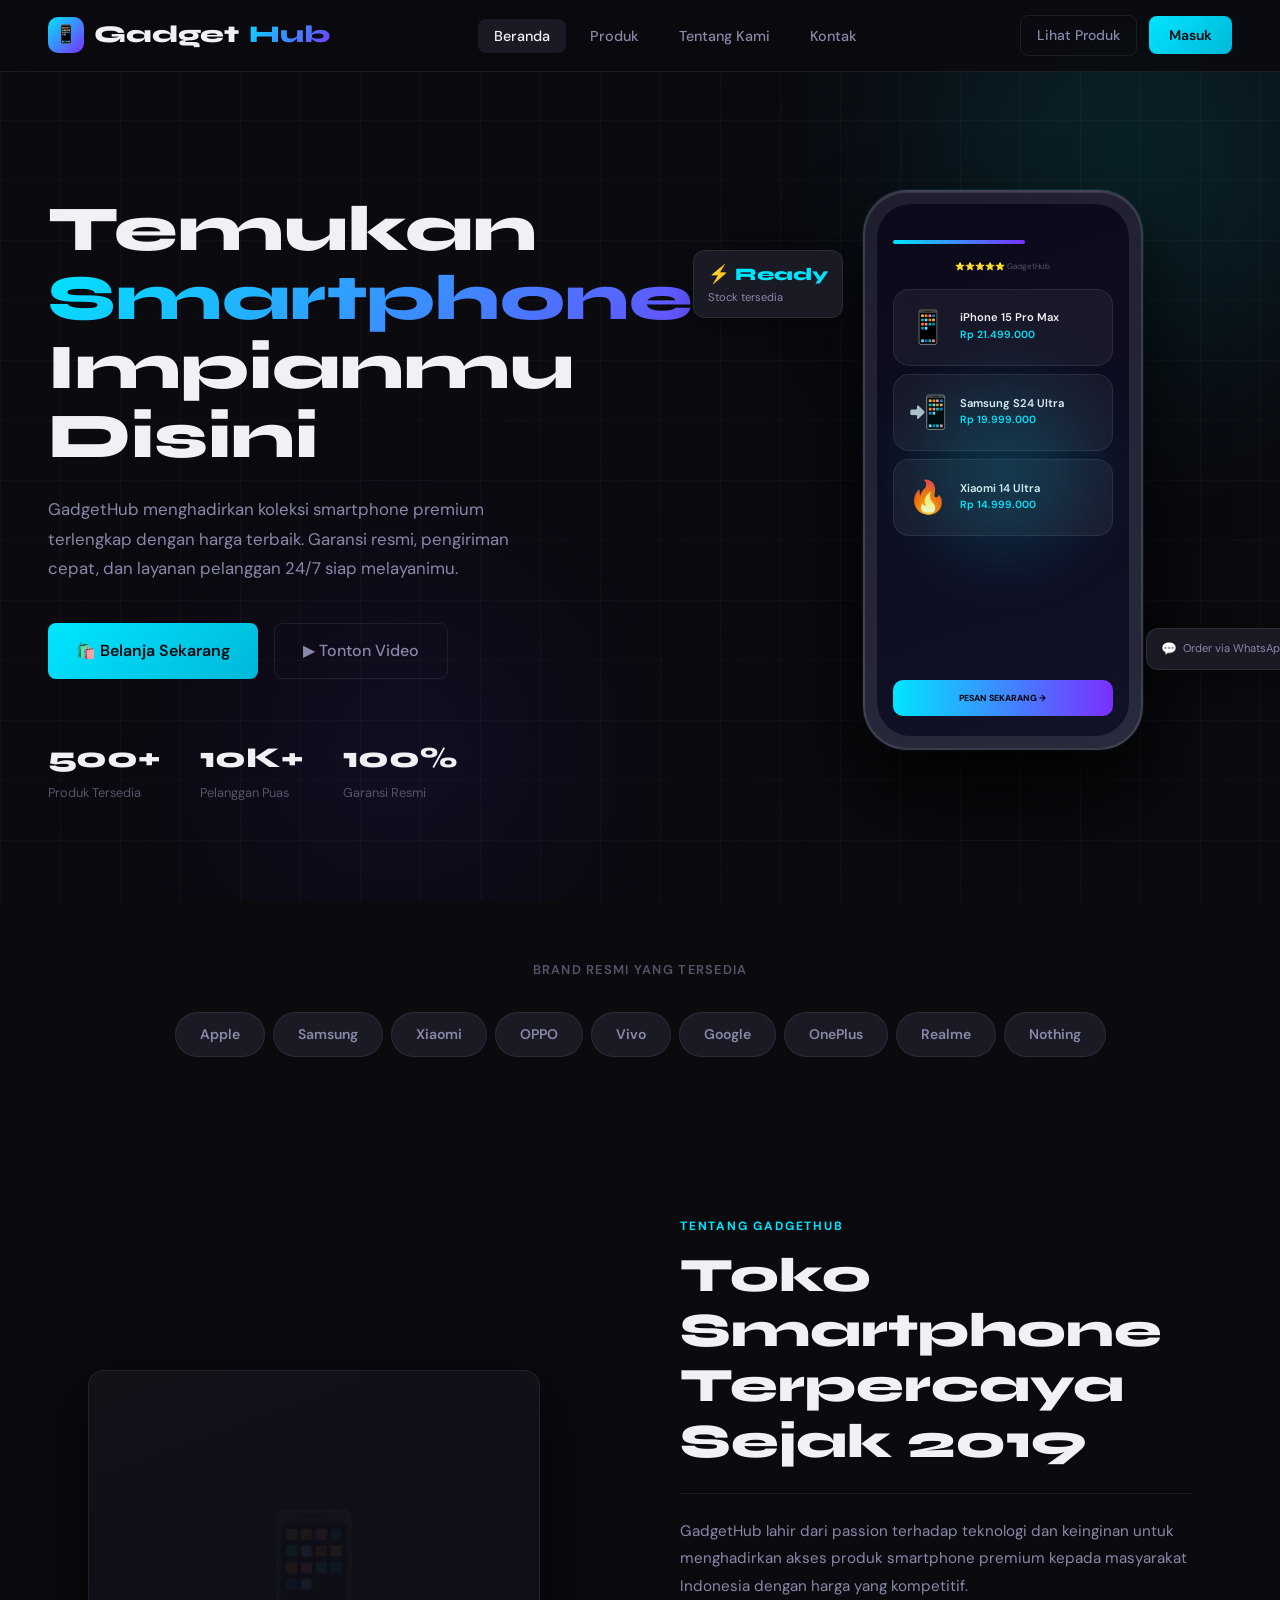
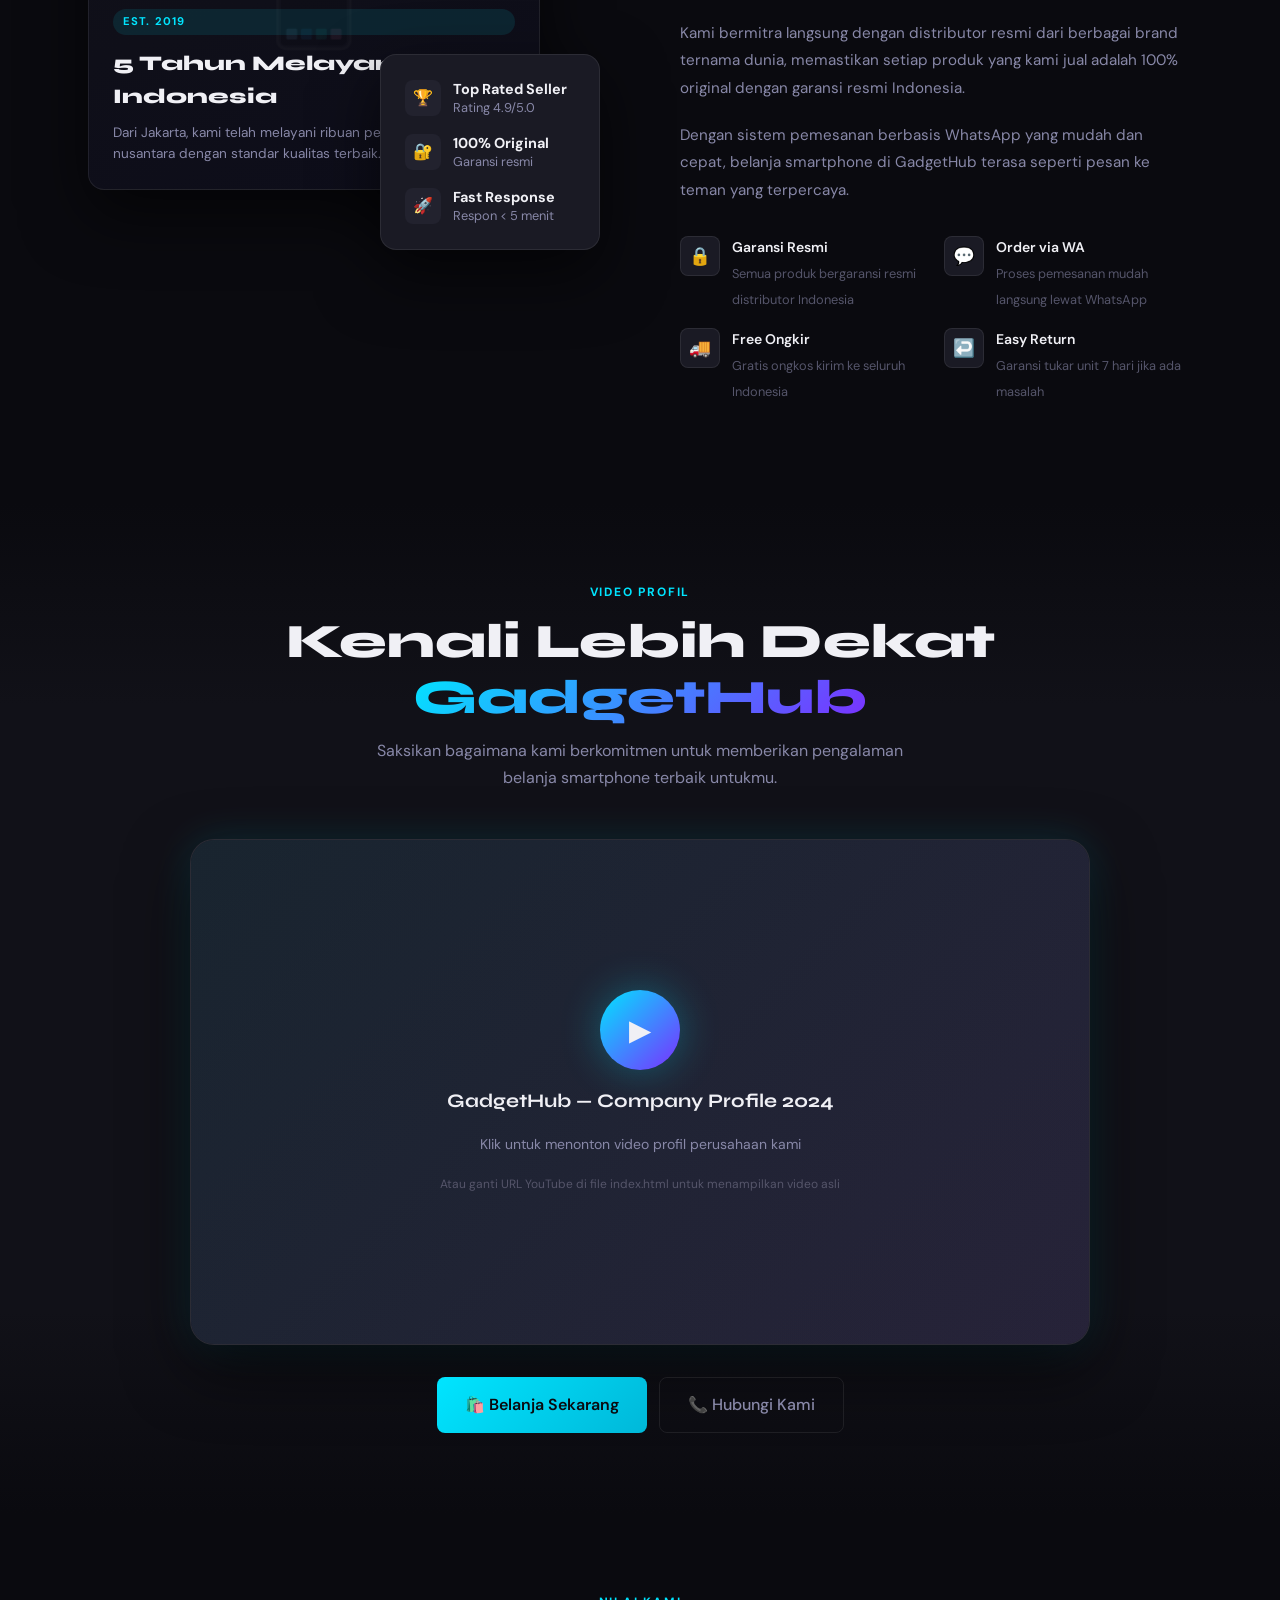
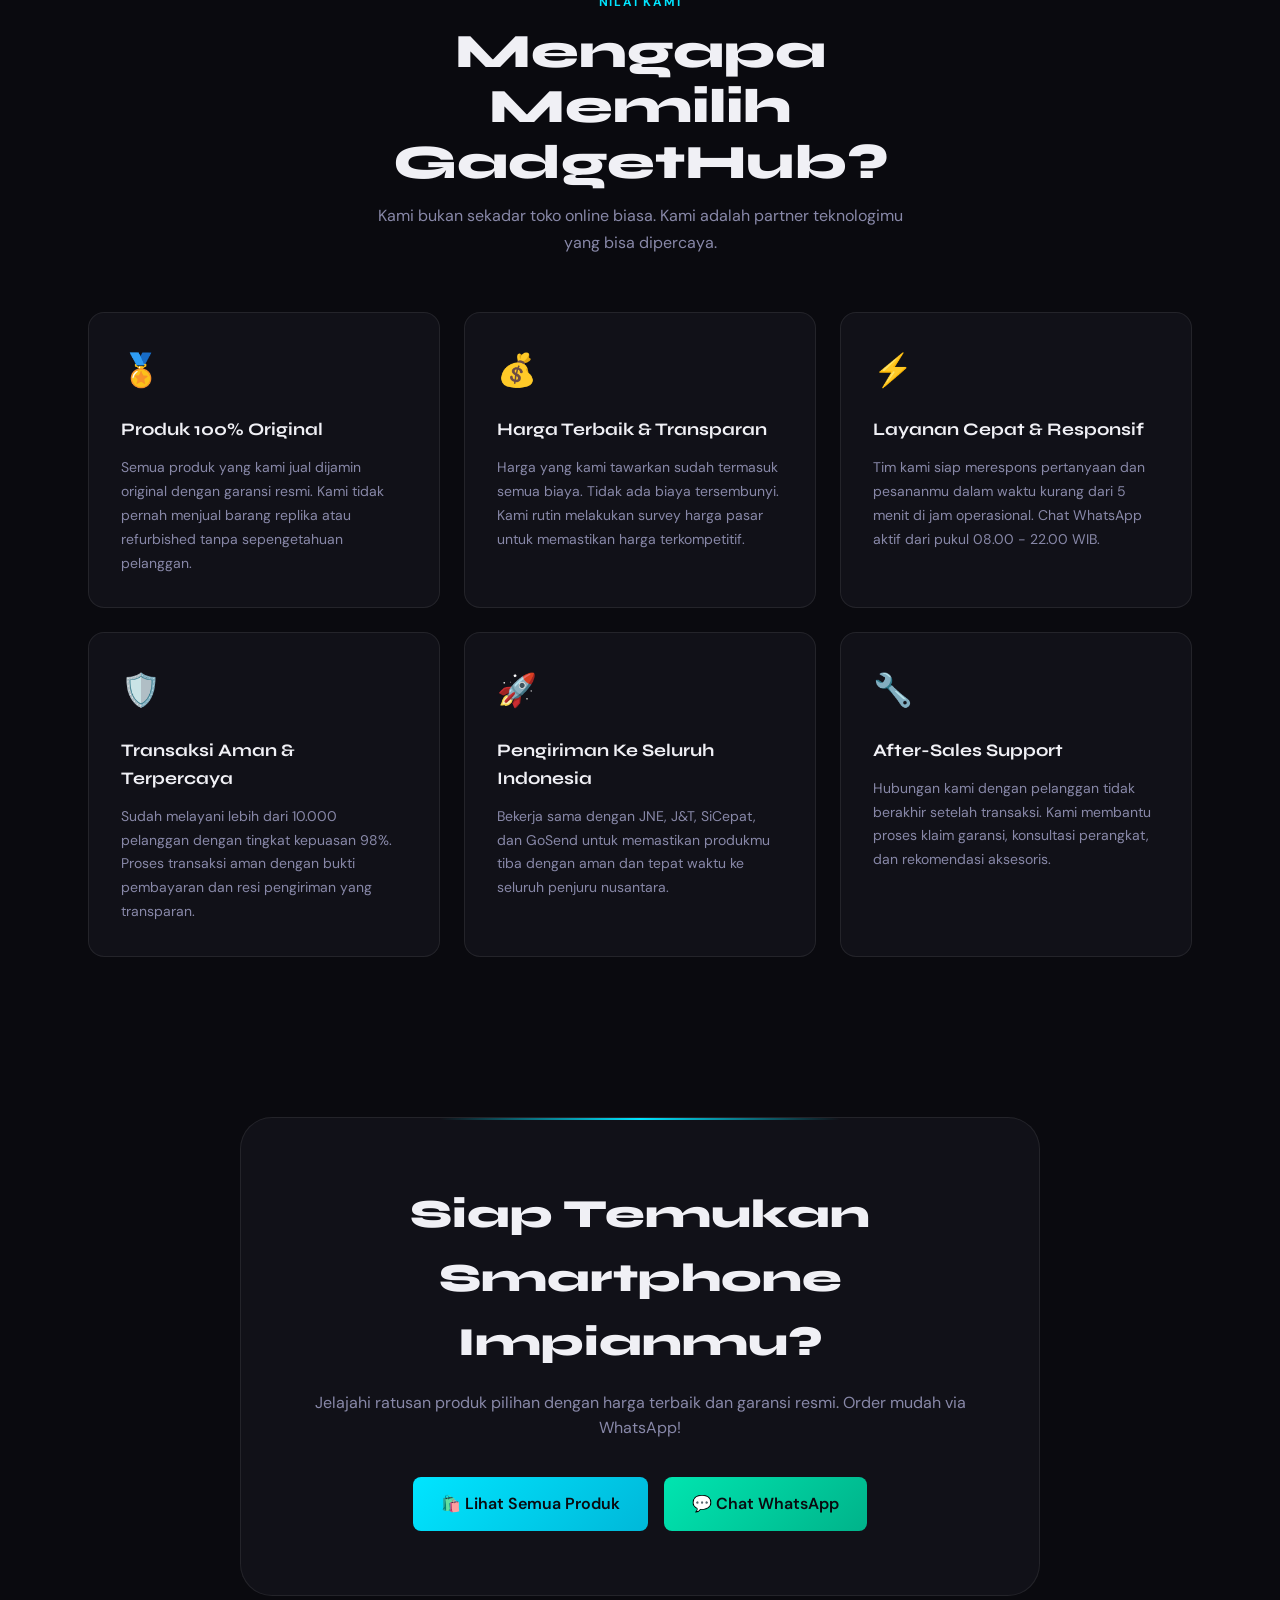
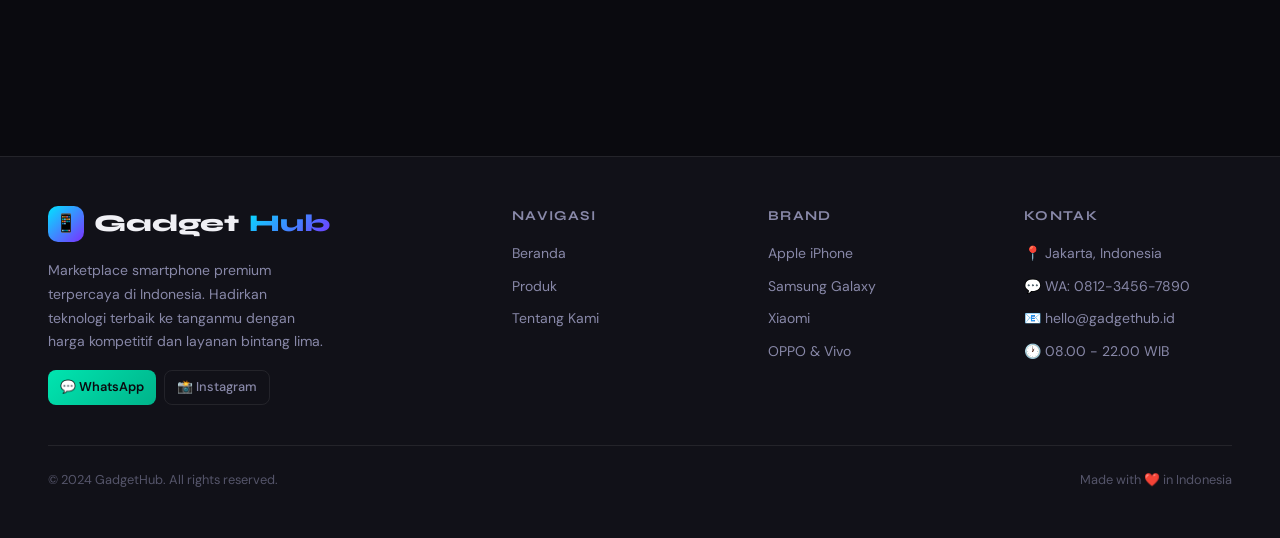
<file: index.html>
<!DOCTYPE html>
<html lang="id">
<head>
  <meta charset="UTF-8">
  <meta name="viewport" content="width=device-width, initial-scale=1.0">
  <title>GadgetHub — Premium Smartphone Marketplace</title>
  <link rel="stylesheet" href="style.css">
  <style>
    /* ===== HOME PAGE ===== */

    /* HERO */
    .hero {
      min-height: 100vh;
      display: flex;
      align-items: center;
      position: relative;
      overflow: hidden;
      padding: 120px 48px 80px;
    }

    .hero-bg {
      position: absolute;
      inset: 0;
      z-index: 0;
    }
    .hero-bg-grid {
      position: absolute;
      inset: 0;
      background-image: linear-gradient(var(--border) 1px, transparent 1px),
                        linear-gradient(90deg, var(--border) 1px, transparent 1px);
      background-size: 60px 60px;
      opacity: 0.4;
    }
    .hero-orb {
      position: absolute;
      border-radius: 50%;
      filter: blur(100px);
      pointer-events: none;
    }
    .hero-orb-1 {
      width: 500px; height: 500px;
      background: radial-gradient(circle, rgba(0,229,255,0.15), transparent);
      top: -100px; right: -100px;
    }
    .hero-orb-2 {
      width: 400px; height: 400px;
      background: radial-gradient(circle, rgba(123,47,255,0.12), transparent);
      bottom: -50px; left: 200px;
    }

    .hero-content {
      position: relative;
      z-index: 1;
      max-width: 1200px;
      margin: 0 auto;
      display: grid;
      grid-template-columns: 1fr 1fr;
      align-items: center;
      gap: 80px;
      width: 100%;
    }

    .hero-eyebrow {
      display: inline-flex;
      align-items: center;
      gap: 8px;
      padding: 6px 14px;
      background: rgba(0,229,255,0.1);
      border: 1px solid rgba(0,229,255,0.2);
      border-radius: 100px;
      font-size: 0.8rem;
      font-weight: 600;
      color: var(--accent);
      margin-bottom: 24px;
      animation: fadeInDown 0.5s ease;
    }
    .eyebrow-dot {
      width: 6px; height: 6px;
      background: var(--accent);
      border-radius: 50%;
      animation: pulse 2s infinite;
    }

    .hero-title {
      font-family: 'Syne', sans-serif;
      font-size: clamp(2.5rem, 5vw, 4.5rem);
      font-weight: 800;
      line-height: 1.08;
      margin-bottom: 24px;
    }
    .hero-title .gradient-text {
      background: linear-gradient(135deg, var(--accent) 0%, var(--accent2) 60%, var(--accent3) 100%);
      background-size: 200% 200%;
      -webkit-background-clip: text;
      -webkit-text-fill-color: transparent;
      animation: gradientShift 4s ease infinite;
    }

    .hero-desc {
      color: var(--text2);
      font-size: 1.05rem;
      line-height: 1.75;
      margin-bottom: 40px;
      max-width: 480px;
    }

    .hero-actions {
      display: flex;
      gap: 16px;
      flex-wrap: wrap;
      margin-bottom: 56px;
    }

    .hero-stats {
      display: flex;
      gap: 40px;
    }
    .hero-stat-item {}
    .hero-stat-num {
      font-family: 'Syne', sans-serif;
      font-size: 1.8rem;
      font-weight: 800;
      color: var(--text);
    }
    .hero-stat-label {
      font-size: 0.8rem;
      color: var(--text3);
      margin-top: 2px;
    }

    /* HERO VISUAL */
    .hero-visual {
      position: relative;
      display: flex;
      align-items: center;
      justify-content: center;
      animation: fadeInUp 0.8s ease 0.3s both;
    }

    .phone-showcase {
      position: relative;
      width: 280px;
      animation: float 4s ease-in-out infinite;
    }

    .phone-body {
      width: 280px;
      height: 560px;
      background: linear-gradient(145deg, #1e1e2e, #2a2a3e);
      border-radius: 44px;
      border: 2px solid rgba(255,255,255,0.12);
      position: relative;
      overflow: hidden;
      box-shadow: 
        0 40px 80px rgba(0,0,0,0.8),
        inset 0 1px 0 rgba(255,255,255,0.1),
        0 0 0 1px rgba(0,229,255,0.1);
    }

    .phone-screen {
      position: absolute;
      inset: 12px;
      background: linear-gradient(160deg, #0a0a1a 0%, #111128 100%);
      border-radius: 34px;
      overflow: hidden;
      display: flex;
      flex-direction: column;
    }

    .phone-notch {
      width: 100px; height: 28px;
      background: #0a0a1a;
      border-radius: 0 0 16px 16px;
      margin: 0 auto;
      z-index: 2;
    }

    .phone-content {
      flex: 1;
      padding: 8px 16px 16px;
      display: flex;
      flex-direction: column;
      gap: 8px;
    }

    .phone-product-card {
      background: rgba(255,255,255,0.05);
      border: 1px solid rgba(255,255,255,0.08);
      border-radius: 16px;
      padding: 12px;
      display: flex;
      align-items: center;
      gap: 10px;
      animation: fadeInUp 0.5s ease both;
    }

    .phone-product-emoji { font-size: 2rem; width: 44px; text-align: center; }

    .phone-product-info { flex: 1; }
    .phone-product-name { font-size: 0.7rem; font-weight: 600; color: var(--text); line-height: 1.2; }
    .phone-product-price { font-size: 0.65rem; color: var(--accent); margin-top: 2px; font-weight: 600; }

    .phone-bar {
      height: 6px;
      background: rgba(255,255,255,0.06);
      border-radius: 3px;
    }
    .phone-bar.accent { background: linear-gradient(90deg, var(--accent), var(--accent2)); width: 60%; }
    .phone-bar.short { width: 40%; }

    .phone-glow {
      position: absolute;
      width: 200px; height: 200px;
      background: radial-gradient(circle, rgba(0,229,255,0.2), transparent);
      border-radius: 50%;
      top: 50%; left: 50%;
      transform: translate(-50%, -50%);
      filter: blur(30px);
      pointer-events: none;
    }

    .badge-float {
      position: absolute;
      background: var(--surface2);
      border: 1px solid var(--border);
      border-radius: 12px;
      padding: 10px 14px;
      font-size: 0.8rem;
      white-space: nowrap;
      box-shadow: var(--shadow-sm);
    }
    .badge-float-1 {
      top: 60px; left: -80px;
      animation: float 3s ease-in-out infinite;
    }
    .badge-float-2 {
      bottom: 80px; right: -70px;
      animation: float 3.5s ease-in-out infinite 0.5s;
    }
    .badge-float-num {
      font-family: 'Syne', sans-serif;
      font-size: 1.1rem;
      font-weight: 800;
      color: var(--accent);
    }

    /* ABOUT SECTION */
    .about-section {
      padding: 100px 48px;
      max-width: 1200px;
      margin: 0 auto;
    }

    .about-grid {
      display: grid;
      grid-template-columns: 1fr 1fr;
      gap: 80px;
      align-items: center;
    }

    .about-visual {
      position: relative;
    }

    .about-image-stack {
      position: relative;
      height: 480px;
    }

    .about-card {
      position: absolute;
      background: var(--surface);
      border: 1px solid var(--border);
      border-radius: var(--radius);
      padding: 24px;
      box-shadow: var(--shadow);
    }

    .about-card-main {
      top: 0; left: 0;
      right: 60px;
      bottom: 60px;
      display: flex;
      flex-direction: column;
      justify-content: flex-end;
      background: linear-gradient(160deg, var(--surface) 0%, #0d0d1a 100%);
      overflow: hidden;
    }

    .about-card-main-bg {
      position: absolute;
      inset: 0;
      font-size: 8rem;
      display: flex;
      align-items: center;
      justify-content: center;
      opacity: 0.06;
      pointer-events: none;
    }

    .about-card-secondary {
      bottom: 0; right: 0;
      width: 220px;
      background: var(--surface2);
    }

    .about-card-tag {
      display: inline-block;
      padding: 4px 10px;
      background: rgba(0,229,255,0.1);
      border-radius: 100px;
      font-size: 0.7rem;
      font-weight: 700;
      color: var(--accent);
      text-transform: uppercase;
      letter-spacing: 0.1em;
      margin-bottom: 12px;
    }
    .about-card-h {
      font-family: 'Syne', sans-serif;
      font-size: 1.3rem;
      font-weight: 800;
      margin-bottom: 8px;
    }
    .about-card-p { font-size: 0.85rem; color: var(--text2); line-height: 1.6; }

    .mini-stat {
      display: flex;
      align-items: center;
      gap: 12px;
      margin-bottom: 16px;
    }
    .mini-stat:last-child { margin-bottom: 0; }
    .mini-stat-icon {
      width: 36px; height: 36px;
      background: var(--surface3);
      border-radius: var(--radius-sm);
      display: flex; align-items: center; justify-content: center;
      font-size: 1rem;
    }
    .mini-stat-text { font-size: 0.8rem; color: var(--text2); line-height: 1.4; }
    .mini-stat-text strong { display: block; color: var(--text); font-size: 0.9rem; }

    .about-content {}
    .about-content p { color: var(--text2); font-size: 0.95rem; line-height: 1.8; margin-bottom: 20px; }

    .feature-list {
      display: grid;
      grid-template-columns: 1fr 1fr;
      gap: 16px;
      margin-top: 32px;
    }
    .feature-item {
      display: flex;
      align-items: flex-start;
      gap: 12px;
    }
    .feature-icon {
      width: 40px; height: 40px;
      border-radius: var(--radius-sm);
      display: flex; align-items: center; justify-content: center;
      font-size: 1.1rem;
      flex-shrink: 0;
      background: var(--surface2);
      border: 1px solid var(--border);
    }
    .feature-text strong { display: block; font-size: 0.875rem; font-weight: 600; margin-bottom: 2px; }
    .feature-text span { font-size: 0.8rem; color: var(--text3); }

    /* VIDEO SECTION */
    .video-section {
      padding: 80px 48px;
      background: linear-gradient(180deg, transparent, var(--surface) 20%, var(--surface) 80%, transparent);
    }

    .video-container {
      max-width: 900px;
      margin: 0 auto;
    }

    .video-header { text-align: center; margin-bottom: 48px; }

    .video-wrap {
      position: relative;
      border-radius: calc(var(--radius) * 1.5);
      overflow: hidden;
      border: 1px solid var(--border);
      box-shadow: var(--shadow), var(--glow);
      background: var(--surface2);
      aspect-ratio: 16/9;
    }

    .video-wrap iframe {
      width: 100%;
      height: 100%;
      border: none;
      display: block;
    }

    .video-placeholder {
      width: 100%;
      height: 100%;
      display: flex;
      flex-direction: column;
      align-items: center;
      justify-content: center;
      gap: 16px;
      background: linear-gradient(135deg, var(--surface2), var(--surface3));
      position: relative;
      overflow: hidden;
    }

    .video-placeholder::before {
      content: '';
      position: absolute;
      inset: 0;
      background: linear-gradient(135deg, rgba(0,229,255,0.05), rgba(123,47,255,0.05));
    }

    .play-btn {
      width: 80px; height: 80px;
      background: linear-gradient(135deg, var(--accent), var(--accent2));
      border-radius: 50%;
      display: flex; align-items: center; justify-content: center;
      font-size: 1.8rem;
      cursor: pointer;
      transition: transform 0.2s, box-shadow 0.2s;
      box-shadow: 0 0 40px rgba(0,229,255,0.3);
      position: relative;
      z-index: 1;
    }
    .play-btn:hover { transform: scale(1.1); box-shadow: 0 0 60px rgba(0,229,255,0.5); }

    .video-placeholder h3 {
      font-family: 'Syne', sans-serif;
      font-size: 1.2rem;
      position: relative; z-index: 1;
    }
    .video-placeholder p {
      color: var(--text2);
      font-size: 0.875rem;
      position: relative; z-index: 1;
    }

    .video-cta {
      display: flex;
      gap: 12px;
      margin-top: 32px;
      justify-content: center;
    }

    /* BRANDS */
    .brands-section {
      padding: 60px 48px;
      max-width: 1200px;
      margin: 0 auto;
    }

    .brands-label {
      text-align: center;
      font-size: 0.8rem;
      font-weight: 600;
      color: var(--text3);
      text-transform: uppercase;
      letter-spacing: 0.1em;
      margin-bottom: 32px;
    }

    .brands-row {
      display: flex;
      justify-content: center;
      align-items: center;
      flex-wrap: wrap;
      gap: 8px;
    }

    .brand-chip {
      padding: 10px 24px;
      background: var(--surface2);
      border: 1px solid var(--border);
      border-radius: 100px;
      font-weight: 600;
      font-size: 0.875rem;
      color: var(--text2);
      transition: all 0.2s;
      cursor: default;
    }
    .brand-chip:hover {
      border-color: var(--accent);
      color: var(--accent);
      background: rgba(0,229,255,0.05);
    }

    /* VALUES */
    .values-section {
      padding: 80px 48px;
      max-width: 1200px;
      margin: 0 auto;
    }

    .values-grid {
      display: grid;
      grid-template-columns: repeat(3, 1fr);
      gap: 24px;
      margin-top: 56px;
    }

    .value-card {
      background: var(--surface);
      border: 1px solid var(--border);
      border-radius: var(--radius);
      padding: 32px;
      transition: border-color 0.2s, transform 0.2s;
      position: relative;
      overflow: hidden;
    }
    .value-card:hover {
      border-color: rgba(255,255,255,0.15);
      transform: translateY(-4px);
    }
    .value-card::after {
      content: '';
      position: absolute;
      top: 0; left: 0; right: 0;
      height: 2px;
      background: linear-gradient(90deg, var(--accent), var(--accent2));
      opacity: 0;
      transition: opacity 0.2s;
    }
    .value-card:hover::after { opacity: 1; }

    .value-icon {
      font-size: 2rem;
      margin-bottom: 20px;
      display: block;
    }
    .value-title {
      font-family: 'Syne', sans-serif;
      font-size: 1.1rem;
      font-weight: 700;
      margin-bottom: 12px;
    }
    .value-desc { color: var(--text2); font-size: 0.875rem; line-height: 1.7; }

    /* CTA SECTION */
    .cta-section {
      padding: 80px 48px;
    }
    .cta-inner {
      max-width: 800px;
      margin: 0 auto;
      text-align: center;
      background: var(--surface);
      border: 1px solid var(--border);
      border-radius: calc(var(--radius) * 2);
      padding: 64px 48px;
      position: relative;
      overflow: hidden;
    }
    .cta-inner::before {
      content: '';
      position: absolute;
      top: 0; left: 50%;
      transform: translateX(-50%);
      width: 400px; height: 2px;
      background: linear-gradient(90deg, transparent, var(--accent), transparent);
    }

    .cta-inner h2 {
      font-family: 'Syne', sans-serif;
      font-size: 2.5rem;
      font-weight: 800;
      margin-bottom: 16px;
    }
    .cta-inner p { color: var(--text2); font-size: 1rem; margin-bottom: 36px; }
    .cta-actions { display: flex; gap: 16px; justify-content: center; flex-wrap: wrap; }

    /* RESPONSIVE */
    @media (max-width: 900px) {
      .hero-content { grid-template-columns: 1fr; gap: 48px; }
      .hero-visual { display: none; }
      .about-grid { grid-template-columns: 1fr; }
      .about-image-stack { display: none; }
      .values-grid { grid-template-columns: 1fr 1fr; }
      .hero, .about-section, .brands-section, .values-section { padding-left: 24px; padding-right: 24px; }
    }

    @media (max-width: 600px) {
      .values-grid { grid-template-columns: 1fr; }
      .feature-list { grid-template-columns: 1fr; }
      .hero-stats { gap: 24px; }
    }
  </style>
</head>
<body>

<!-- NAVBAR -->
<nav class="navbar" id="navbar">
  <a href="index.html" class="nav-logo">
    <div class="logo-icon">📱</div>
    Gadget<span>Hub</span>
  </a>

  <ul class="nav-links">
    <li><a href="index.html" class="active">Beranda</a></li>
    <li><a href="products.html">Produk</a></li>
    <li><a href="#about">Tentang Kami</a></li>
    <li><a href="#contact">Kontak</a></li>
  </ul>

  <div class="nav-actions">
    <a href="products.html" class="btn btn-ghost">Lihat Produk</a>
    <button class="btn btn-primary" id="nav-login-btn" onclick="openLoginModal()">Masuk</button>

    <div class="user-avatar-wrap" id="nav-user-wrap" style="display:none; position:relative; align-items:center; gap:8px;">
      <span id="nav-user-name" style="font-size:0.875rem; color:var(--text2);"></span>
      <div class="user-avatar" id="nav-avatar" onclick="toggleDropdown()">
        <span id="nav-user-initial">U</span>
      </div>
      <div class="user-dropdown" id="user-dropdown">
        <a href="products.html" class="dropdown-item">🛍️ Produk</a>
        <div class="dropdown-divider"></div>
        <div class="dropdown-item danger" onclick="logout()">🚪 Logout</div>
      </div>
    </div>
  </div>
</nav>

<!-- HERO -->
<section class="hero">
  <div class="hero-bg">
    <div class="hero-bg-grid"></div>
    <div class="hero-orb hero-orb-1"></div>
    <div class="hero-orb hero-orb-2"></div>
  </div>

  <div class="hero-content">
    <div class="hero-text">
      <div class="hero-eyebrow animate-in">
        <span class="eyebrow-dot"></span>
        #1 Marketplace Smartphone di Indonesia
      </div>

      <h1 class="hero-title animate-in delay-1">
        Temukan <span class="gradient-text">Smartphone</span><br>
        Impianmu Disini
      </h1>

      <p class="hero-desc animate-in delay-2">
        GadgetHub menghadirkan koleksi smartphone premium terlengkap dengan harga terbaik. 
        Garansi resmi, pengiriman cepat, dan layanan pelanggan 24/7 siap melayanimu.
      </p>

      <div class="hero-actions animate-in delay-3">
        <a href="products.html" class="btn btn-primary btn-lg">🛍️ Belanja Sekarang</a>
        <a href="#video" class="btn btn-ghost btn-lg">▶ Tonton Video</a>
      </div>

      <div class="hero-stats animate-in delay-4">
        <div class="hero-stat-item">
          <div class="hero-stat-num">500+</div>
          <div class="hero-stat-label">Produk Tersedia</div>
        </div>
        <div class="hero-stat-item">
          <div class="hero-stat-num">10K+</div>
          <div class="hero-stat-label">Pelanggan Puas</div>
        </div>
        <div class="hero-stat-item">
          <div class="hero-stat-num">100%</div>
          <div class="hero-stat-label">Garansi Resmi</div>
        </div>
      </div>
    </div>

    <!-- HERO PHONE VISUAL -->
    <div class="hero-visual">
      <div class="phone-showcase">
        <div class="phone-body">
          <div class="phone-screen">
            <div class="phone-notch"></div>
            <div class="phone-content">
              <div class="phone-bar accent" style="height:4px; margin-bottom:8px;"></div>
              <div style="font-size:0.5rem; color:var(--text3); text-align:center; margin-bottom:8px;">⭐⭐⭐⭐⭐ GadgetHub</div>
              <div class="phone-product-card" style="animation-delay:0.1s">
                <div class="phone-product-emoji">📱</div>
                <div class="phone-product-info">
                  <div class="phone-product-name">iPhone 15 Pro Max</div>
                  <div class="phone-product-price">Rp 21.499.000</div>
                </div>
              </div>
              <div class="phone-product-card" style="animation-delay:0.2s">
                <div class="phone-product-emoji">📲</div>
                <div class="phone-product-info">
                  <div class="phone-product-name">Samsung S24 Ultra</div>
                  <div class="phone-product-price">Rp 19.999.000</div>
                </div>
              </div>
              <div class="phone-product-card" style="animation-delay:0.3s">
                <div class="phone-product-emoji">🔥</div>
                <div class="phone-product-info">
                  <div class="phone-product-name">Xiaomi 14 Ultra</div>
                  <div class="phone-product-price">Rp 14.999.000</div>
                </div>
              </div>
              <div style="flex:1; display:flex; align-items:flex-end; padding-bottom:4px;">
                <div style="background:linear-gradient(90deg,var(--accent),var(--accent2)); height:36px; border-radius:10px; flex:1; display:flex;align-items:center;justify-content:center;font-size:0.55rem;font-weight:700;color:#000;">PESAN SEKARANG →</div>
              </div>
            </div>
          </div>
          <div class="phone-glow"></div>
        </div>
      </div>

      <div class="badge-float badge-float-1">
        <div class="badge-float-num">⚡ Ready</div>
        <div style="font-size:0.7rem; color:var(--text2);">Stock tersedia</div>
      </div>
      <div class="badge-float badge-float-2">
        <div style="display:flex;align-items:center;gap:6px;">
          <span>💬</span>
          <span style="font-size:0.7rem; color:var(--text2);">Order via WhatsApp</span>
        </div>
      </div>
    </div>
  </div>
</section>

<!-- BRANDS -->
<section class="brands-section">
  <p class="brands-label">Brand resmi yang tersedia</p>
  <div class="brands-row">
    <div class="brand-chip">Apple</div>
    <div class="brand-chip">Samsung</div>
    <div class="brand-chip">Xiaomi</div>
    <div class="brand-chip">OPPO</div>
    <div class="brand-chip">Vivo</div>
    <div class="brand-chip">Google</div>
    <div class="brand-chip">OnePlus</div>
    <div class="brand-chip">Realme</div>
    <div class="brand-chip">Nothing</div>
  </div>
</section>

<!-- ABOUT -->
<section class="about-section" id="about">
  <div class="about-grid">
    <!-- VISUAL -->
    <div class="about-visual animate-in">
      <div class="about-image-stack">
        <div class="about-card about-card-main">
          <div class="about-card-main-bg">📱</div>
          <div class="about-card-tag">Est. 2019</div>
          <h3 class="about-card-h">5 Tahun Melayani<br>Indonesia</h3>
          <p class="about-card-p">Dari Jakarta, kami telah melayani ribuan pelanggan di seluruh nusantara dengan standar kualitas terbaik.</p>
        </div>
        <div class="about-card about-card-secondary">
          <div class="mini-stat">
            <div class="mini-stat-icon">🏆</div>
            <div class="mini-stat-text">
              <strong>Top Rated Seller</strong>
              Rating 4.9/5.0
            </div>
          </div>
          <div class="mini-stat">
            <div class="mini-stat-icon">🔐</div>
            <div class="mini-stat-text">
              <strong>100% Original</strong>
              Garansi resmi
            </div>
          </div>
          <div class="mini-stat">
            <div class="mini-stat-icon">🚀</div>
            <div class="mini-stat-text">
              <strong>Fast Response</strong>
              Respon < 5 menit
            </div>
          </div>
        </div>
      </div>
    </div>

    <!-- TEXT -->
    <div class="about-content">
      <div class="section-label">Tentang GadgetHub</div>
      <h2 class="section-title">Toko Smartphone<br>Terpercaya Sejak 2019</h2>
      <div class="divider"></div>
      <p>GadgetHub lahir dari passion terhadap teknologi dan keinginan untuk menghadirkan akses produk smartphone premium kepada masyarakat Indonesia dengan harga yang kompetitif.</p>
      <p>Kami bermitra langsung dengan distributor resmi dari berbagai brand ternama dunia, memastikan setiap produk yang kami jual adalah 100% original dengan garansi resmi Indonesia.</p>
      <p>Dengan sistem pemesanan berbasis WhatsApp yang mudah dan cepat, belanja smartphone di GadgetHub terasa seperti pesan ke teman yang terpercaya.</p>

      <div class="feature-list">
        <div class="feature-item">
          <div class="feature-icon">🔒</div>
          <div class="feature-text">
            <strong>Garansi Resmi</strong>
            <span>Semua produk bergaransi resmi distributor Indonesia</span>
          </div>
        </div>
        <div class="feature-item">
          <div class="feature-icon">💬</div>
          <div class="feature-text">
            <strong>Order via WA</strong>
            <span>Proses pemesanan mudah langsung lewat WhatsApp</span>
          </div>
        </div>
        <div class="feature-item">
          <div class="feature-icon">🚚</div>
          <div class="feature-text">
            <strong>Free Ongkir</strong>
            <span>Gratis ongkos kirim ke seluruh Indonesia</span>
          </div>
        </div>
        <div class="feature-item">
          <div class="feature-icon">↩️</div>
          <div class="feature-text">
            <strong>Easy Return</strong>
            <span>Garansi tukar unit 7 hari jika ada masalah</span>
          </div>
        </div>
      </div>
    </div>
  </div>
</section>

<!-- VIDEO SECTION -->
<section class="video-section" id="video">
  <div class="video-container">
    <div class="video-header animate-in">
      <div class="section-label" style="text-align:center">Video Profil</div>
      <h2 class="section-title" style="text-align:center">Kenali Lebih Dekat<br><span style="background:linear-gradient(135deg,var(--accent),var(--accent2));-webkit-background-clip:text;-webkit-text-fill-color:transparent;">GadgetHub</span></h2>
      <p class="section-subtitle" style="text-align:center; margin-left:auto; margin-right:auto;">Saksikan bagaimana kami berkomitmen untuk memberikan pengalaman belanja smartphone terbaik untukmu.</p>
    </div>

    <div class="video-wrap animate-in delay-2">
      <!-- 
        UNTUK MENGGANTI VIDEO:
        Hapus div video-placeholder dan ganti dengan:
        <iframe src="https://www.youtube.com/embed/VIDEO_ID" allowfullscreen></iframe>
        
        Atau untuk video lokal:
        <video controls poster="thumbnail.jpg">
          <source src="iklan-gadgethub.mp4" type="video/mp4">
        </video>
      -->
      <div class="video-placeholder" id="video-placeholder">
        <div class="play-btn" onclick="playVideo()" title="Play Video">▶</div>
        <h3>GadgetHub — Company Profile 2024</h3>
        <p>Klik untuk menonton video profil perusahaan kami</p>
        <p style="font-size:0.75rem; color:var(--text3); margin-top:4px;">Atau ganti URL YouTube di file index.html untuk menampilkan video asli</p>
      </div>
    </div>

    <div class="video-cta animate-in delay-3">
      <a href="products.html" class="btn btn-primary btn-lg">🛍️ Belanja Sekarang</a>
      <a href="#contact" class="btn btn-ghost btn-lg">📞 Hubungi Kami</a>
    </div>
  </div>
</section>

<!-- VALUES -->
<section class="values-section">
  <div style="text-align:center; max-width:600px; margin:0 auto 56px;">
    <div class="section-label">Nilai Kami</div>
    <h2 class="section-title">Mengapa Memilih GadgetHub?</h2>
    <p class="section-subtitle" style="margin:12px auto 0;">Kami bukan sekadar toko online biasa. Kami adalah partner teknologimu yang bisa dipercaya.</p>
  </div>

  <div class="values-grid">
    <div class="value-card animate-in">
      <span class="value-icon">🏅</span>
      <h3 class="value-title">Produk 100% Original</h3>
      <p class="value-desc">Semua produk yang kami jual dijamin original dengan garansi resmi. Kami tidak pernah menjual barang replika atau refurbished tanpa sepengetahuan pelanggan.</p>
    </div>
    <div class="value-card animate-in delay-1">
      <span class="value-icon">💰</span>
      <h3 class="value-title">Harga Terbaik & Transparan</h3>
      <p class="value-desc">Harga yang kami tawarkan sudah termasuk semua biaya. Tidak ada biaya tersembunyi. Kami rutin melakukan survey harga pasar untuk memastikan harga terkompetitif.</p>
    </div>
    <div class="value-card animate-in delay-2">
      <span class="value-icon">⚡</span>
      <h3 class="value-title">Layanan Cepat & Responsif</h3>
      <p class="value-desc">Tim kami siap merespons pertanyaan dan pesananmu dalam waktu kurang dari 5 menit di jam operasional. Chat WhatsApp aktif dari pukul 08.00 - 22.00 WIB.</p>
    </div>
    <div class="value-card animate-in">
      <span class="value-icon">🛡️</span>
      <h3 class="value-title">Transaksi Aman & Terpercaya</h3>
      <p class="value-desc">Sudah melayani lebih dari 10.000 pelanggan dengan tingkat kepuasan 98%. Proses transaksi aman dengan bukti pembayaran dan resi pengiriman yang transparan.</p>
    </div>
    <div class="value-card animate-in delay-1">
      <span class="value-icon">🚀</span>
      <h3 class="value-title">Pengiriman Ke Seluruh Indonesia</h3>
      <p class="value-desc">Bekerja sama dengan JNE, J&T, SiCepat, dan GoSend untuk memastikan produkmu tiba dengan aman dan tepat waktu ke seluruh penjuru nusantara.</p>
    </div>
    <div class="value-card animate-in delay-2">
      <span class="value-icon">🔧</span>
      <h3 class="value-title">After-Sales Support</h3>
      <p class="value-desc">Hubungan kami dengan pelanggan tidak berakhir setelah transaksi. Kami membantu proses klaim garansi, konsultasi perangkat, dan rekomendasi aksesoris.</p>
    </div>
  </div>
</section>

<!-- CTA -->
<section class="cta-section">
  <div class="cta-inner animate-in">
    <h2>Siap Temukan Smartphone<br>Impianmu?</h2>
    <p>Jelajahi ratusan produk pilihan dengan harga terbaik dan garansi resmi. Order mudah via WhatsApp!</p>
    <div class="cta-actions">
      <a href="products.html" class="btn btn-primary btn-lg">🛍️ Lihat Semua Produk</a>
      <a href="https://wa.me/6281234567890" target="_blank" class="btn btn-success btn-lg">💬 Chat WhatsApp</a>
    </div>
  </div>
</section>

<!-- FOOTER -->
<footer id="contact">
  <div class="footer-grid">
    <div class="footer-brand">
      <a href="index.html" class="nav-logo" style="margin-bottom:0">
        <div class="logo-icon">📱</div>
        Gadget<span>Hub</span>
      </a>
      <p>Marketplace smartphone premium terpercaya di Indonesia. Hadirkan teknologi terbaik ke tanganmu dengan harga kompetitif dan layanan bintang lima.</p>
      <div style="display:flex; gap:8px; margin-top:16px;">
        <a href="https://wa.me/6281234567890" target="_blank" class="btn btn-success btn-sm">💬 WhatsApp</a>
        <a href="#" class="btn btn-ghost btn-sm">📸 Instagram</a>
      </div>
    </div>
    <div class="footer-col">
      <h4>Navigasi</h4>
      <a href="index.html">Beranda</a>
      <a href="products.html">Produk</a>
      <a href="#about">Tentang Kami</a>
    </div>
    <div class="footer-col">
      <h4>Brand</h4>
      <a href="products.html">Apple iPhone</a>
      <a href="products.html">Samsung Galaxy</a>
      <a href="products.html">Xiaomi</a>
      <a href="products.html">OPPO & Vivo</a>
    </div>
    <div class="footer-col">
      <h4>Kontak</h4>
      <a href="#">📍 Jakarta, Indonesia</a>
      <a href="https://wa.me/6281234567890" target="_blank">💬 WA: 0812-3456-7890</a>
      <a href="mailto:hello@gadgethub.id">📧 hello@gadgethub.id</a>
      <a href="#">🕐 08.00 - 22.00 WIB</a>
    </div>
  </div>
  <div class="footer-bottom">
    <span>© 2024 GadgetHub. All rights reserved.</span>
    <span>Made with ❤️ in Indonesia</span>
  </div>
</footer>

<!-- LOGIN MODAL -->
<div class="modal-overlay" id="modal-login">
  <div class="modal">
    <div class="modal-header">
      <h2 id="auth-modal-title">Masuk ke GadgetHub</h2>
      <button class="modal-close" onclick="closeModal('modal-login')">✕</button>
    </div>
    <div class="modal-body">
      <div style="display:flex; gap:8px; margin-bottom:24px; background:var(--surface2); padding:4px; border-radius:var(--radius-sm);">
        <button class="btn" id="tab-login" onclick="switchTab('login')" style="flex:1;justify-content:center;background:var(--surface3);color:var(--text);padding:10px;">Masuk</button>
        <button class="btn" id="tab-register" onclick="switchTab('register')" style="flex:1;justify-content:center;background:transparent;color:var(--text2);padding:10px;">Daftar</button>
      </div>

      <!-- LOGIN -->
      <form id="login-form">
        <div class="form-group">
          <label class="form-label">Email</label>
          <input type="email" id="login-email" class="form-input" placeholder="email@kamu.com" required>
        </div>
        <div class="form-group">
          <label class="form-label">Password</label>
          <input type="password" id="login-password" class="form-input" placeholder="••••••••" required>
        </div>
        <button type="submit" class="btn btn-primary" style="width:100%;justify-content:center;padding:14px;">Masuk →</button>
        <div style="margin-top:16px; padding:12px; background:var(--surface2); border-radius:var(--radius-sm); font-size:0.8rem; color:var(--text2);">
          <strong style="color:var(--text);">Demo akun:</strong><br>
          👑 Admin: admin@gadgethub.id / admin123<br>
          👤 User: budi@email.com / user123
        </div>
      </form>

      <!-- REGISTER -->
      <form id="register-form" style="display:none">
        <div class="form-group">
          <label class="form-label">Nama Lengkap</label>
          <input type="text" id="reg-name" class="form-input" placeholder="Nama Lengkap" required>
        </div>
        <div class="form-group">
          <label class="form-label">Email</label>
          <input type="email" id="reg-email" class="form-input" placeholder="email@kamu.com" required>
        </div>
        <div class="form-group">
          <label class="form-label">Password</label>
          <input type="password" id="reg-password" class="form-input" placeholder="Min. 6 karakter" minlength="6" required>
        </div>
        <button type="submit" class="btn btn-primary" style="width:100%;justify-content:center;padding:14px;">Buat Akun →</button>
      </form>
    </div>
  </div>
</div>

<!-- TOAST -->
<div id="toast-container"></div>

<script src="app.js"></script>
<script>
  function toggleDropdown() {
    document.getElementById('user-dropdown').classList.toggle('open');
  }

  function switchTab(tab) {
    const loginForm = document.getElementById('login-form');
    const regForm = document.getElementById('register-form');
    const tabLogin = document.getElementById('tab-login');
    const tabReg = document.getElementById('tab-register');
    const title = document.getElementById('auth-modal-title');

    if (tab === 'login') {
      loginForm.style.display = '';
      regForm.style.display = 'none';
      tabLogin.style.background = 'var(--surface3)';
      tabLogin.style.color = 'var(--text)';
      tabReg.style.background = 'transparent';
      tabReg.style.color = 'var(--text2)';
      title.textContent = 'Masuk ke GadgetHub';
    } else {
      loginForm.style.display = 'none';
      regForm.style.display = '';
      tabReg.style.background = 'var(--surface3)';
      tabReg.style.color = 'var(--text)';
      tabLogin.style.background = 'transparent';
      tabLogin.style.color = 'var(--text2)';
      title.textContent = 'Buat Akun Baru';
    }
  }

  function playVideo() {
    // Ganti dengan URL YouTube embed video Anda
    const youtubeId = 'dQw4w9WgXcQ'; // Contoh - ganti dengan video ID asli
    const placeholder = document.getElementById('video-placeholder');
    const wrap = placeholder.parentElement;
    placeholder.remove();
    const iframe = document.createElement('iframe');
    iframe.src = `https://www.youtube.com/embed/${youtubeId}?autoplay=1`;
    iframe.allow = 'autoplay; fullscreen';
    iframe.style.cssText = 'width:100%;height:100%;border:none;display:block;';
    wrap.appendChild(iframe);
  }

  // Intersection Observer for animations
  const observer = new IntersectionObserver((entries) => {
    entries.forEach(e => {
      if (e.isIntersecting) { e.target.classList.add('animate-in'); observer.unobserve(e.target); }
    });
  }, { threshold: 0.1 });
  document.querySelectorAll('.value-card, .about-content, .about-visual, .video-container > *').forEach(el => {
    if (!el.classList.contains('animate-in')) observer.observe(el);
  });
</script>
</body>
</html>
</file>
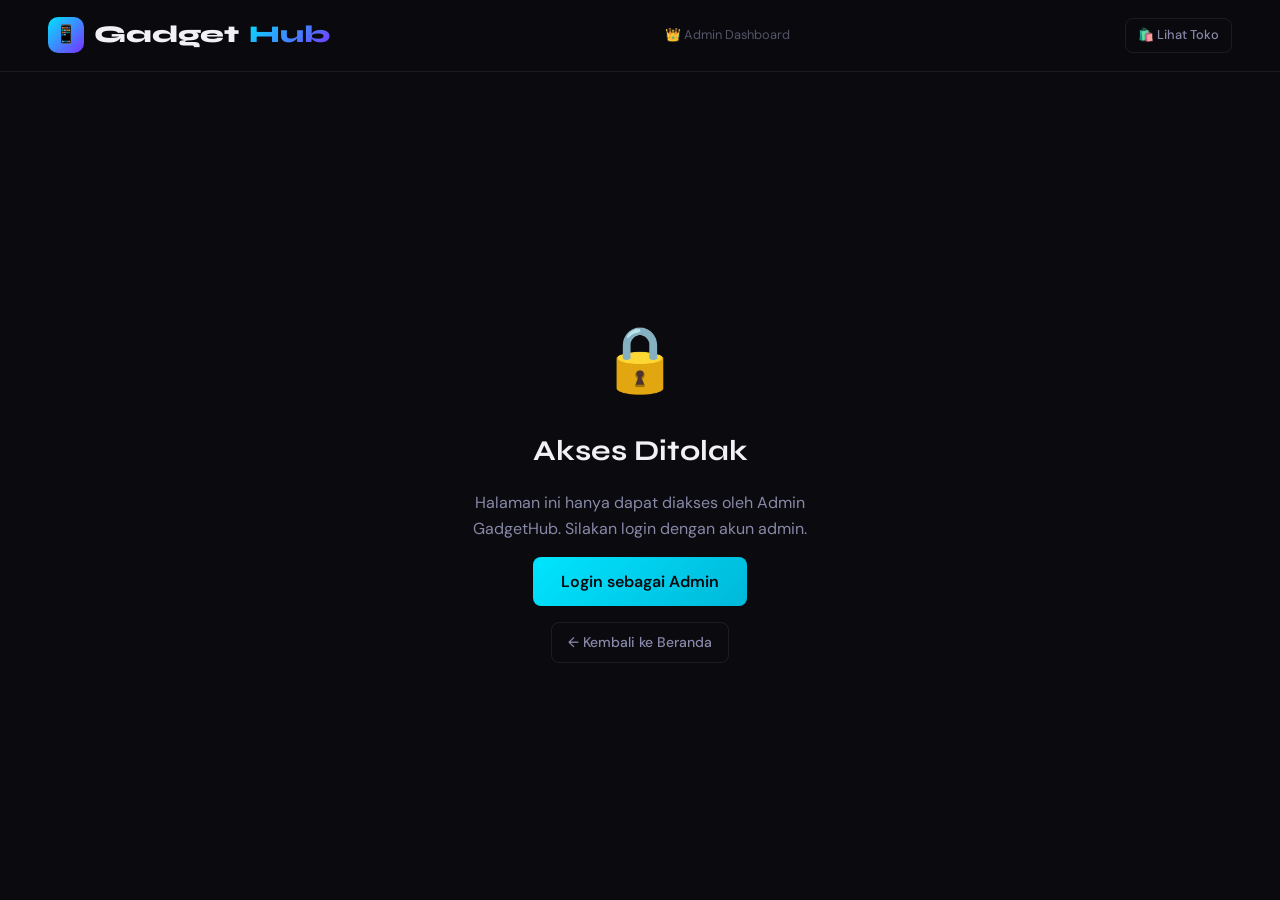
<file: admin.html>
<!DOCTYPE html>
<html lang="id">
<head>
  <meta charset="UTF-8">
  <meta name="viewport" content="width=device-width, initial-scale=1.0">
  <title>Dashboard Admin — GadgetHub</title>
  <link rel="stylesheet" href="style.css">
  <style>
    /* ===== ADMIN DASHBOARD ===== */

    .admin-layout {
      display: flex;
      min-height: 100vh;
      padding-top: 72px;
    }

    /* SIDEBAR */
    .sidebar {
      width: 240px;
      background: var(--surface);
      border-right: 1px solid var(--border);
      padding: 32px 16px;
      position: fixed;
      top: 72px;
      left: 0;
      bottom: 0;
      overflow-y: auto;
      z-index: 100;
    }

    .sidebar-section-label {
      font-size: 0.7rem;
      font-weight: 700;
      color: var(--text3);
      text-transform: uppercase;
      letter-spacing: 0.12em;
      padding: 0 12px;
      margin: 20px 0 8px;
    }
    .sidebar-section-label:first-child { margin-top: 0; }

    .sidebar-item {
      display: flex;
      align-items: center;
      gap: 10px;
      padding: 10px 12px;
      border-radius: var(--radius-sm);
      color: var(--text2);
      font-size: 0.875rem;
      font-weight: 500;
      cursor: pointer;
      transition: all 0.15s;
      margin-bottom: 2px;
      border: none;
      background: none;
      width: 100%;
      text-align: left;
      font-family: 'DM Sans', sans-serif;
    }
    .sidebar-item:hover { background: var(--surface2); color: var(--text); }
    .sidebar-item.active {
      background: rgba(0,229,255,0.1);
      color: var(--accent);
      border: 1px solid rgba(0,229,255,0.2);
    }
    .sidebar-icon { font-size: 1rem; width: 20px; text-align: center; }

    .sidebar-badge {
      margin-left: auto;
      background: var(--accent2);
      color: white;
      font-size: 0.65rem;
      font-weight: 700;
      padding: 2px 7px;
      border-radius: 100px;
    }

    /* MAIN CONTENT */
    .admin-main {
      flex: 1;
      margin-left: 240px;
      padding: 32px 40px;
      max-width: calc(100vw - 240px);
    }

    .page-header {
      margin-bottom: 32px;
      display: flex;
      align-items: flex-start;
      justify-content: space-between;
      gap: 16px;
    }

    .page-title {
      font-family: 'Syne', sans-serif;
      font-size: 1.6rem;
      font-weight: 800;
    }
    .page-subtitle { color: var(--text2); font-size: 0.875rem; margin-top: 4px; }

    /* STATS GRID */
    .stats-grid {
      display: grid;
      grid-template-columns: repeat(4, 1fr);
      gap: 16px;
      margin-bottom: 32px;
    }

    /* CHART */
    .chart-section {
      display: grid;
      grid-template-columns: 2fr 1fr;
      gap: 20px;
      margin-bottom: 32px;
    }

    .chart-card {
      background: var(--surface);
      border: 1px solid var(--border);
      border-radius: var(--radius);
      padding: 24px;
    }

    .chart-header {
      display: flex;
      align-items: center;
      justify-content: space-between;
      margin-bottom: 24px;
    }

    .chart-title {
      font-family: 'Syne', sans-serif;
      font-size: 1rem;
      font-weight: 700;
    }

    .chart-canvas-wrap {
      position: relative;
      height: 220px;
    }

    /* Bar Chart Custom */
    .bar-chart {
      display: flex;
      align-items: flex-end;
      justify-content: space-between;
      height: 200px;
      gap: 8px;
      padding-bottom: 28px;
      position: relative;
    }

    .bar-chart::before {
      content: '';
      position: absolute;
      bottom: 28px; left: 0; right: 0;
      height: 1px;
      background: var(--border);
    }

    .bar-group {
      flex: 1;
      display: flex;
      flex-direction: column;
      align-items: center;
      gap: 4px;
      height: 100%;
      justify-content: flex-end;
    }

    .bar-fill {
      width: 100%;
      border-radius: 4px 4px 0 0;
      background: linear-gradient(180deg, var(--accent), rgba(0,229,255,0.4));
      transition: height 0.6s cubic-bezier(0.4,0,0.2,1);
      position: relative;
      cursor: pointer;
      min-height: 4px;
    }
    .bar-fill:hover { filter: brightness(1.2); }

    .bar-tooltip {
      position: absolute;
      bottom: calc(100% + 6px);
      left: 50%;
      transform: translateX(-50%);
      background: var(--surface2);
      border: 1px solid var(--border);
      border-radius: var(--radius-sm);
      padding: 6px 10px;
      font-size: 0.7rem;
      color: var(--text);
      white-space: nowrap;
      opacity: 0;
      pointer-events: none;
      transition: opacity 0.2s;
      z-index: 10;
    }
    .bar-fill:hover .bar-tooltip { opacity: 1; }

    .bar-label {
      font-size: 0.65rem;
      color: var(--text3);
      text-align: center;
      position: absolute;
      bottom: 4px;
      left: 50%;
      transform: translateX(-50%);
      white-space: nowrap;
    }

    /* Top Products */
    .top-product-item {
      display: flex;
      align-items: center;
      gap: 12px;
      padding: 12px 0;
      border-bottom: 1px solid var(--border);
    }
    .top-product-item:last-child { border-bottom: none; }
    .top-product-rank {
      width: 24px;
      height: 24px;
      border-radius: 50%;
      background: var(--surface2);
      display: flex;
      align-items: center;
      justify-content: center;
      font-size: 0.7rem;
      font-weight: 700;
      color: var(--text3);
      flex-shrink: 0;
    }
    .top-product-rank.gold { background: rgba(255,184,0,0.2); color: var(--warning); }
    .top-product-rank.silver { background: rgba(160,160,160,0.2); color: #aaa; }
    .top-product-rank.bronze { background: rgba(205,127,50,0.2); color: #cd7f32; }

    .top-product-emoji { font-size: 1.5rem; width: 40px; height: 40px; display: flex; align-items: center; justify-content: center; flex-shrink: 0; border-radius: 4px; overflow: hidden; background: var(--surface2); }
    .top-product-info { flex: 1; min-width: 0; }
    .top-product-name { font-size: 0.8rem; font-weight: 600; color: var(--text); white-space: nowrap; overflow: hidden; text-overflow: ellipsis; }
    .top-product-sales { font-size: 0.72rem; color: var(--text3); }

    /* PRODUCT TABLE */
    .admin-table-header {
      display: flex;
      align-items: center;
      justify-content: space-between;
      margin-bottom: 16px;
    }

    .admin-section {
      display: none;
    }
    .admin-section.active {
      display: block;
      animation: fadeInUp 0.3s ease;
    }

    /* PRODUCT FORM */
    .product-image-select {
      display: grid;
      grid-template-columns: repeat(6, 1fr);
      gap: 8px;
      margin-top: 8px;
    }
    .emoji-option {
      background: var(--surface2);
      border: 2px solid var(--border);
      border-radius: var(--radius-sm);
      padding: 8px;
      font-size: 1.5rem;
      text-align: center;
      cursor: pointer;
      transition: all 0.15s;
    }
    .emoji-option:hover, .emoji-option.selected {
      border-color: var(--accent);
      background: rgba(0,229,255,0.1);
    }

    /* PRODUCT ACTIONS IN TABLE */
    .inline-edit-select {
      background: var(--surface2);
      border: 1px solid var(--border);
      border-radius: var(--radius-sm);
      color: var(--text);
      padding: 4px 8px;
      font-size: 0.8rem;
      font-family: 'DM Sans', sans-serif;
      outline: none;
      cursor: pointer;
    }
    .inline-edit-select:focus { border-color: var(--accent); }

    /* DISCOUNT INPUT */
    .discount-input {
      width: 60px;
      background: var(--surface2);
      border: 1px solid var(--border);
      border-radius: var(--radius-sm);
      color: var(--text);
      padding: 4px 8px;
      font-size: 0.8rem;
      font-family: 'DM Sans', sans-serif;
      outline: none;
      text-align: center;
    }
    .discount-input:focus { border-color: var(--accent); }

    .admin-page-empty {
      text-align: center;
      padding: 60px;
      color: var(--text2);
    }

    @media (max-width: 1024px) {
      .stats-grid { grid-template-columns: repeat(2, 1fr); }
      .chart-section { grid-template-columns: 1fr; }
    }
    @media (max-width: 768px) {
      .sidebar { width: 200px; }
      .admin-main { margin-left: 200px; padding: 20px; }
    }

    /* ACCESS DENIED */
    .access-denied {
      display: flex;
      flex-direction: column;
      align-items: center;
      justify-content: center;
      min-height: calc(100vh - 72px);
      gap: 16px;
      text-align: center;
    }
    .access-denied .icon { font-size: 4rem; }
    .access-denied h2 { font-family: 'Syne', sans-serif; font-size: 1.8rem; }
    .access-denied p { color: var(--text2); max-width: 400px; }
  </style>
</head>
<body>

<!-- NAVBAR -->
<nav class="navbar">
  <a href="index.html" class="nav-logo">
    <div class="logo-icon">📱</div>
    Gadget<span>Hub</span>
  </a>
  <div style="font-size:0.8rem;color:var(--text3);">
    👑 Admin Dashboard
  </div>
  <div class="nav-actions">
    <a href="products.html" class="btn btn-ghost btn-sm">🛍️ Lihat Toko</a>
    <div class="user-avatar-wrap" id="nav-user-wrap" style="position:relative; align-items:center; gap:8px; display:flex;">
      <span id="nav-user-name" style="font-size:0.875rem; color:var(--text2);"></span>
      <div class="user-avatar" onclick="document.getElementById('user-dropdown').classList.toggle('open')">
        <span id="nav-user-initial">A</span>
      </div>
      <div class="user-dropdown" id="user-dropdown">
        <div class="dropdown-item danger" onclick="logout()">🚪 Logout</div>
      </div>
    </div>
  </div>
</nav>

<!-- ACCESS DENIED (shown when not admin) -->
<div id="access-denied-screen" class="page-wrapper" style="display:none">
  <div class="access-denied">
    <div class="icon">🔒</div>
    <h2>Akses Ditolak</h2>
    <p>Halaman ini hanya dapat diakses oleh Admin GadgetHub. Silakan login dengan akun admin.</p>
    <button class="btn btn-primary btn-lg" onclick="openLoginModal()">Login sebagai Admin</button>
    <a href="index.html" class="btn btn-ghost">← Kembali ke Beranda</a>
  </div>
</div>

<!-- ADMIN LAYOUT -->
<div class="admin-layout" id="admin-content" style="display:none">
  <!-- SIDEBAR -->
  <aside class="sidebar">
    <div class="sidebar-section-label">Utama</div>
    <button class="sidebar-item active" onclick="switchPage('overview')">
      <span class="sidebar-icon">📊</span> Overview
    </button>
    <button class="sidebar-item" onclick="switchPage('products')">
      <span class="sidebar-icon">📱</span> Kelola Produk
      <span class="sidebar-badge" id="badge-count">0</span>
    </button>

    <div class="sidebar-section-label">Laporan</div>
    <button class="sidebar-item" onclick="switchPage('sales')">
      <span class="sidebar-icon">💰</span> Penjualan
    </button>

    <div class="sidebar-section-label">Sistem</div>
    <button class="sidebar-item" onclick="switchPage('settings')">
      <span class="sidebar-icon">⚙️</span> Pengaturan
    </button>
    <button class="sidebar-item" onclick="logout()" style="color:var(--accent3)">
      <span class="sidebar-icon">🚪</span> Logout
    </button>
  </aside>

  <!-- MAIN -->
  <main class="admin-main">

    <!-- OVERVIEW -->
    <section id="page-overview" class="admin-section active">
      <div class="page-header">
        <div>
          <div class="page-title">Dashboard Overview</div>
          <div class="page-subtitle" id="overview-greeting"></div>
        </div>
        <div style="font-size:0.8rem;color:var(--text3);" id="current-date"></div>
      </div>

      <!-- STATS -->
      <div class="stats-grid" id="stats-grid"></div>

      <!-- CHART -->
      <div class="chart-section">
        <div class="chart-card">
          <div class="chart-header">
            <div class="chart-title">📈 Revenue Bulanan</div>
            <span style="font-size:0.75rem;color:var(--text3);">7 Bulan Terakhir</span>
          </div>
          <div class="bar-chart" id="revenue-chart"></div>
        </div>

        <div class="chart-card">
          <div class="chart-header">
            <div class="chart-title">🏆 Top Produk</div>
          </div>
          <div id="top-products-list"></div>
        </div>
      </div>

      <!-- RECENT ACTIVITY -->
      <div class="chart-card">
        <div class="chart-header">
          <div class="chart-title">📦 Ringkasan Produk</div>
          <button class="btn btn-ghost btn-sm" onclick="switchPage('products')">Kelola →</button>
        </div>
        <div id="product-summary"></div>
      </div>
    </section>

    <!-- PRODUCTS MANAGEMENT -->
    <section id="page-products" class="admin-section">
      <div class="page-header">
        <div>
          <div class="page-title">Kelola Produk</div>
          <div class="page-subtitle">Tambah, edit, dan hapus produk</div>
        </div>
        <button class="btn btn-primary" onclick="openAddProduct()">+ Tambah Produk</button>
      </div>

      <div class="table-wrap">
        <table>
          <thead>
            <tr>
              <th>Produk</th>
              <th>Kode</th>
              <th>Harga</th>
              <th>Diskon %</th>
              <th>Status Stok</th>
              <th>Terjual</th>
              <th>Aksi</th>
            </tr>
          </thead>
          <tbody id="products-table-body"></tbody>
        </table>
      </div>
    </section>

    <!-- SALES -->
    <section id="page-sales" class="admin-section">
      <div class="page-header">
        <div>
          <div class="page-title">Laporan Penjualan</div>
          <div class="page-subtitle">Ringkasan performa penjualan GadgetHub</div>
        </div>
      </div>

      <div class="stats-grid" id="sales-stats-grid" style="grid-template-columns:repeat(3,1fr);"></div>

      <div class="chart-card" style="margin-top:20px;">
        <div class="chart-header">
          <div class="chart-title">📊 Pesanan per Bulan</div>
        </div>
        <div class="bar-chart" id="orders-chart"></div>
      </div>

      <div class="chart-card" style="margin-top:20px;">
        <div class="chart-header">
          <div class="chart-title">📋 Riwayat Bulanan</div>
        </div>
        <table>
          <thead>
            <tr>
              <th>Bulan</th>
              <th>Total Pesanan</th>
              <th>Revenue</th>
              <th>Avg per Pesanan</th>
            </tr>
          </thead>
          <tbody id="sales-table-body"></tbody>
        </table>
      </div>
    </section>

    <!-- SETTINGS -->
    <section id="page-settings" class="admin-section">
      <div class="page-header">
        <div>
          <div class="page-title">Pengaturan</div>
          <div class="page-subtitle">Konfigurasi toko GadgetHub</div>
        </div>
      </div>

      <div class="chart-card" style="max-width:600px;">
        <h3 style="font-family:'Syne',sans-serif;font-size:1rem;margin-bottom:20px;">⚙️ Pengaturan Toko</h3>
        <div class="form-group">
          <label class="form-label">Nama Toko</label>
          <input type="text" class="form-input" value="GadgetHub" id="setting-name">
        </div>
        <div class="form-group">
          <label class="form-label">Nomor WhatsApp Admin</label>
          <input type="text" class="form-input" value="6281234567890" id="setting-wa" placeholder="628xxxxxxxxxx">
        </div>
        <div class="form-group">
          <label class="form-label">Tagline</label>
          <input type="text" class="form-input" value="Premium Smartphone Marketplace" id="setting-tagline">
        </div>
        <button class="btn btn-primary" onclick="saveSettings()">💾 Simpan Pengaturan</button>
        <div class="divider"></div>
        <h3 style="font-family:'Syne',sans-serif;font-size:1rem;margin-bottom:16px;">🗄️ Data Management</h3>
        <div style="display:flex;gap:12px;flex-wrap:wrap;">
          <button class="btn btn-ghost" onclick="resetToDefault()">🔄 Reset Produk ke Default</button>
          <button class="btn btn-danger" onclick="clearAllData()">🗑️ Hapus Semua Data</button>
        </div>
      </div>
    </section>
  </main>
</div>

<!-- LOGIN MODAL (for access denied) -->
<div class="modal-overlay" id="modal-login">
  <div class="modal">
    <div class="modal-header">
      <h2>Login Admin</h2>
      <button class="modal-close" onclick="closeModal('modal-login')">✕</button>
    </div>
    <div class="modal-body">
      <form id="login-form">
        <div class="form-group">
          <label class="form-label">Email</label>
          <input type="email" id="login-email" class="form-input" placeholder="admin@gadgethub.id" required>
        </div>
        <div class="form-group">
          <label class="form-label">Password</label>
          <input type="password" id="login-password" class="form-input" placeholder="••••••••" required>
        </div>
        <button type="submit" class="btn btn-primary" style="width:100%;justify-content:center;padding:14px;">Masuk →</button>
        <div style="margin-top:12px;padding:10px;background:var(--surface2);border-radius:var(--radius-sm);font-size:0.8rem;color:var(--text2);">
          Admin: admin@gadgethub.id / admin123
        </div>
      </form>
    </div>
  </div>
</div>

<!-- ADD/EDIT PRODUCT MODAL -->
<div class="modal-overlay" id="modal-product-form">
  <div class="modal modal-lg">
    <div class="modal-header">
      <h2 id="product-form-title">Tambah Produk</h2>
      <button class="modal-close" onclick="closeModal('modal-product-form')">✕</button>
    </div>
    <div class="modal-body">
      <form id="product-form">
        <div class="form-row">
          <div class="form-group">
            <label class="form-label">Nama Produk</label>
            <input type="text" class="form-input" id="pf-name" placeholder="iPhone 15 Pro Max" required>
          </div>
          <div class="form-group">
            <label class="form-label">Brand</label>
            <select class="form-input" id="pf-brand">
              <option>Apple</option><option>Samsung</option><option>Xiaomi</option>
              <option>OPPO</option><option>Vivo</option><option>Google</option>
              <option>OnePlus</option><option>Realme</option><option>Nothing</option>
            </select>
          </div>
        </div>
        <div class="form-row">
          <div class="form-group">
            <label class="form-label">Harga Asli (Rp)</label>
            <input type="number" class="form-input" id="pf-original-price" placeholder="23999000" min="0" oninput="autoCalculatePrice()">
            <div style="font-size:0.75rem;color:var(--text3);margin-top:4px;">Harga sebelum diskon</div>
          </div>
          <div class="form-group">
            <label class="form-label">Diskon (%)</label>
            <input type="number" class="form-input" id="pf-discount" placeholder="0" min="0" max="99" value="0" oninput="autoCalculatePrice()">
            <div style="font-size:0.75rem;color:var(--text3);margin-top:4px;">Otomatis hitung harga jual</div>
          </div>
        </div>
        <div class="form-row">
          <div class="form-group">
            <label class="form-label">Harga Jual (Rp)</label>
            <input type="number" class="form-input" id="pf-price" placeholder="21499000" required min="0">
            <div style="font-size:0.75rem;color:var(--text3);margin-top:4px;" id="price-calculated">Akan otomatis terisi</div>
          </div>
          <div class="form-group">
            <label class="form-label">Status Stok</label>
            <select class="form-input" id="pf-status">
              <option value="ready">Ready Stock</option>
              <option value="po">Pre-Order</option>
              <option value="sold">Sold Out</option>
            </select>
          </div>
        </div>
        <div class="form-group">
          <label class="form-label">Deskripsi Produk</label>
          <textarea class="form-input" id="pf-desc" placeholder="Deskripsi lengkap produk..."></textarea>
        </div>

        <div class="divider"></div>
        <div style="font-size:0.8rem;font-weight:700;color:var(--text2);text-transform:uppercase;letter-spacing:0.08em;margin-bottom:16px;">Spesifikasi</div>
        <div class="form-row">
          <div class="form-group">
            <label class="form-label">Layar</label>
            <input type="text" class="form-input" id="pf-layar" placeholder='6.7" OLED 120Hz'>
          </div>
          <div class="form-group">
            <label class="form-label">Prosesor</label>
            <input type="text" class="form-input" id="pf-prosesor" placeholder="Snapdragon 8 Gen 3">
          </div>
        </div>
        <div class="form-row">
          <div class="form-group">
            <label class="form-label">RAM</label>
            <input type="text" class="form-input" id="pf-ram" placeholder="12GB">
          </div>
          <div class="form-group">
            <label class="form-label">Storage</label>
            <input type="text" class="form-input" id="pf-storage" placeholder="256GB">
          </div>
        </div>
        <div class="form-row">
          <div class="form-group">
            <label class="form-label">Kamera</label>
            <input type="text" class="form-input" id="pf-kamera" placeholder="50MP + 12MP + 12MP">
          </div>
          <div class="form-group">
            <label class="form-label">Baterai</label>
            <input type="text" class="form-input" id="pf-baterai" placeholder="5000 mAh">
          </div>
        </div>
        <div class="form-row">
          <div class="form-group">
            <label class="form-label">OS</label>
            <input type="text" class="form-input" id="pf-os" placeholder="Android 14">
          </div>
          <div class="form-group">
            <label class="form-label">Warna</label>
            <input type="text" class="form-input" id="pf-warna" placeholder="Midnight Black">
          </div>
        </div>

        <div class="form-group">
          <label class="form-label">🖼️ URL Gambar Produk (Maksimal 5)</label>
          <div id="images-container"></div>
          <button type="button" class="btn btn-ghost" onclick="addImageField()" id="add-image-btn" style="margin-top:8px;">+ Tambah Gambar</button>
          <div style="margin-top:12px;padding:12px;background:var(--surface2);border-radius:var(--radius-sm);border:1px solid var(--border);display:flex;align-items:center;justify-content:center;min-height:100px;overflow-x:auto;" id="images-preview">
            <span style="font-size:2rem;color:var(--text3);">📸</span>
          </div>
        </div>

        <div class="form-group">
          <label class="form-label">🎥 URL Video Produk (Opsional)</label>
          <input type="url" class="form-input" id="pf-video-url" placeholder="https://example.com/video.mp4 atau URL YouTube">
          <small style="color:var(--text3);">Gunakan URL video MP4 atau link YouTube</small>
          <div style="margin-top:12px;padding:12px;background:var(--surface2);border-radius:var(--radius-sm);border:1px solid var(--border);display:flex;align-items:center;justify-content:center;min-height:100px;" id="video-preview">
            <span style="font-size:2rem;color:var(--text3);">🎬</span>
          </div>
        </div>

        <div style="display:flex;gap:12px;margin-top:24px;">
          <button type="submit" class="btn btn-primary btn-lg" style="flex:1;justify-content:center;" id="pf-submit-btn">
            + Tambah Produk
          </button>
          <button type="button" class="btn btn-ghost btn-lg" onclick="closeModal('modal-product-form')">Batal</button>
        </div>
        <input type="hidden" id="pf-edit-id">
      </form>
    </div>
  </div>
</div>

<div id="toast-container"></div>

<script src="app.js"></script>
<script>
  let selectedImage = 'https://via.placeholder.com/300?text=Product';
  let editingId = null;
  let imageFields = [];

  // ---- MULTIPLE IMAGES HANDLER ----
  function addImageField() {
    if (imageFields.length >= 5) {
      toast('Maksimal 5 gambar', 'warning');
      return;
    }
    const fieldId = `image-field-${Date.now()}`;
    imageFields.push(fieldId);
    renderImageFields();
  }

  function removeImageField(fieldId) {
    imageFields = imageFields.filter(f => f !== fieldId);
    renderImageFields();
  }

  function renderImageFields() {
    const container = document.getElementById('images-container');
    container.innerHTML = imageFields.map(fieldId => `
      <div style="display:flex;gap:8px;margin-bottom:12px;align-items:center;" id="container-${fieldId}">
        <input type="url" class="form-input" placeholder="https://example.com/image${imageFields.indexOf(fieldId)+1}.png" 
          id="${fieldId}" oninput="updateImagesPreview()" style="flex:1;">
        <button type="button" class="btn btn-danger btn-sm" onclick="removeImageField('${fieldId}')" style="white-space:nowrap;">🗑️ Hapus</button>
      </div>
    `).join('');

    const addBtn = document.getElementById('add-image-btn');
    if (imageFields.length >= 5) {
      addBtn.style.display = 'none';
    } else {
      addBtn.style.display = '';
    }
  }

  function updateImagesPreview() {
    const preview = document.getElementById('images-preview');
    const urls = imageFields.map(f => document.getElementById(f)?.value).filter(v => v);
    
    if (urls.length === 0) {
      preview.innerHTML = '<span style="font-size:2rem;color:var(--text3);">📸</span>';
      return;
    }

    preview.innerHTML = `<div style="display:flex;gap:8px;overflow-x:auto;padding:8px;width:100%;">` + 
      urls.map(url => `
        <div style="flex-shrink:0;width:120px;height:100px;border-radius:4px;overflow:hidden;border:1px solid var(--border);">
          <img src="${url}" style="width:100%;height:100%;object-fit:cover;" onerror="this.style.display='none';this.previousElementSibling?.style.display='flex';" alt="preview">
          <div style="width:100%;height:100%;display:flex;align-items:center;justify-content:center;background:var(--surface3);color:var(--accent3);font-size:0.7rem;">❌ Error</div>
        </div>
      `).join('') + `</div>`;
  }

  function updateVideoPreview() {
    const videoUrl = document.getElementById('pf-video-url').value;
    const preview = document.getElementById('video-preview');
    
    if (!videoUrl) {
      preview.innerHTML = '<span style="font-size:2rem;color:var(--text3);">🎬</span>';
      return;
    }

    // Check if YouTube URL
    if (videoUrl.includes('youtube.com') || videoUrl.includes('youtu.be')) {
      let videoId = '';
      if (videoUrl.includes('youtube.com')) {
        videoId = new URL(videoUrl).searchParams.get('v');
      } else {
        videoId = videoUrl.split('/').pop();
      }
      preview.innerHTML = `<iframe width="100%" height="100%" src="https://www.youtube.com/embed/${videoId}" 
        style="border-radius:4px;border:1px solid var(--border);" allow="accelerometer; autoplay; clipboard-write; encrypted-media; gyroscope; picture-in-picture" allowfullscreen></iframe>`;
    } else {
      // MP4 or other video file
      preview.innerHTML = `<video width="100%" height="100%" controls style="background:var(--surface3);border-radius:4px;border:1px solid var(--border);object-fit:contain;">
        <source src="${videoUrl}">
        Video tidak dapat ditampilkan
      </video>`;
    }
  }
  function autoCalculatePrice() {
    const originalPrice = parseInt(document.getElementById('pf-original-price').value) || 0;
    const discount = parseInt(document.getElementById('pf-discount').value) || 0;
    const priceInput = document.getElementById('pf-price');
    const priceCalculated = document.getElementById('price-calculated');
    
    if (originalPrice > 0) {
      const calculatedPrice = Math.round(originalPrice * (1 - discount / 100));
      priceInput.value = calculatedPrice;
      if (discount > 0) {
        const savings = originalPrice - calculatedPrice;
        priceCalculated.textContent = `💰 Hemat ${formatRp(savings)} (${discount}% dari ${formatRp(originalPrice)})`;
      } else {
        priceCalculated.textContent = `Harga = Harga Asli`;
      }
    } else {
      priceInput.value = '';
      priceCalculated.textContent = 'Masukkan harga asli terlebih dahulu';
    }
  }

  // ---- PAGE SWITCH ----
  function switchPage(page) {
    document.querySelectorAll('.admin-section').forEach(s => s.classList.remove('active'));
    document.querySelectorAll('.sidebar-item').forEach(s => s.classList.remove('active'));
    document.getElementById('page-' + page).classList.add('active');
    event.currentTarget.classList.add('active');

    if (page === 'overview') renderOverview();
    if (page === 'products') renderProductsTable();
    if (page === 'sales') renderSalesPage();
  }

  // ---- ACCESS CHECK ----
  function checkAccess() {
    if (!GH.currentUser || GH.currentUser.role !== 'admin') {
      document.getElementById('admin-content').style.display = 'none';
      document.getElementById('access-denied-screen').style.display = '';
    } else {
      document.getElementById('admin-content').style.display = 'flex';
      document.getElementById('access-denied-screen').style.display = 'none';
      document.getElementById('nav-user-name').textContent = GH.currentUser.name.split(' ')[0];
      document.getElementById('nav-user-initial').textContent = GH.currentUser.name[0];
      renderOverview();
      renderProductsTable();
      document.getElementById('badge-count').textContent = GH.products.length;
    }
  }

  // ---- OVERVIEW ----
  function renderOverview() {
    const totalRevenue = GH.sales.reduce((a, s) => a + s.revenue, 0);
    const totalOrders = GH.sales.reduce((a, s) => a + s.orders, 0);
    const totalProducts = GH.products.length;
    const readyProducts = GH.products.filter(p => p.status === 'ready').length;

    const now = new Date();
    document.getElementById('current-date').textContent = now.toLocaleDateString('id-ID', { weekday:'long', year:'numeric', month:'long', day:'numeric' });
    document.getElementById('overview-greeting').textContent = `Selamat datang kembali, ${GH.currentUser?.name?.split(' ')[0] || 'Admin'}!`;

    document.getElementById('stats-grid').innerHTML = `
      <div class="stat-card cyan">
        <div class="stat-label">Total Revenue</div>
        <div class="stat-value cyan">${formatRp(totalRevenue)}</div>
        <div class="stat-change">📈 Dari ${GH.sales.length} bulan data</div>
      </div>
      <div class="stat-card purple">
        <div class="stat-label">Total Pesanan</div>
        <div class="stat-value purple">${totalOrders}</div>
        <div class="stat-change">🛍️ Semua waktu</div>
      </div>
      <div class="stat-card green">
        <div class="stat-label">Total Produk</div>
        <div class="stat-value green">${totalProducts}</div>
        <div class="stat-change">✅ ${readyProducts} ready stock</div>
      </div>
      <div class="stat-card red">
        <div class="stat-label">Rata-rata Order</div>
        <div class="stat-value red">${totalOrders > 0 ? formatRp(Math.round(totalRevenue/totalOrders)) : 'Rp 0'}</div>
        <div class="stat-change">💰 Per transaksi</div>
      </div>
    `;

    renderBarChart('revenue-chart', GH.sales, 'revenue');
    renderTopProducts();
    renderProductSummary();
  }

  function renderBarChart(containerId, data, key) {
    const container = document.getElementById(containerId);
    if (!container) return;
    const maxVal = Math.max(...data.map(d => d[key]));
    container.innerHTML = data.map(d => {
      const pct = maxVal > 0 ? (d[key] / maxVal) * 160 : 0;
      const label = formatMonth(d.date);
      const val = key === 'revenue' ? formatRp(d[key]) : d[key] + ' pesanan';
      return `
        <div class="bar-group">
          <div class="bar-fill" style="height:${pct}px">
            <div class="bar-tooltip">${label}<br>${val}</div>
          </div>
          <span class="bar-label">${label.split(' ')[0]}</span>
        </div>
      `;
    }).join('');
  }

  function renderTopProducts() {
    const sorted = [...GH.products].sort((a,b) => (b.sales||0) - (a.sales||0)).slice(0,5);
    const rankClass = ['gold','silver','bronze','',''];
    document.getElementById('top-products-list').innerHTML = sorted.map((p,i) => `
      <div class="top-product-item">
        <div class="top-product-rank ${rankClass[i]}">${i+1}</div>
        <div class="top-product-emoji">${p.image && (p.image.startsWith('http') || p.image.startsWith('/')) ? `<img src="${p.image}" alt="${p.name}" style="width:100%;height:100%;object-fit:cover;border-radius:4px;">` : p.image}</div>
        <div class="top-product-info">
          <div class="top-product-name">${p.name}</div>
          <div class="top-product-sales">${p.sales||0} terjual · ${formatRp(p.price)}</div>
        </div>
      </div>
    `).join('');
  }

  function renderProductSummary() {
    const ready = GH.products.filter(p=>p.status==='ready').length;
    const po = GH.products.filter(p=>p.status==='po').length;
    const sold = GH.products.filter(p=>p.status==='sold').length;
    document.getElementById('product-summary').innerHTML = `
      <div style="display:flex;gap:16px;flex-wrap:wrap;">
        <div style="flex:1;min-width:140px;padding:16px;background:var(--surface2);border-radius:var(--radius-sm);border:1px solid var(--border);">
          <div style="font-size:1.5rem;font-weight:800;color:var(--success);">${ready}</div>
          <div style="font-size:0.8rem;color:var(--text3);margin-top:4px;">✅ Ready Stock</div>
        </div>
        <div style="flex:1;min-width:140px;padding:16px;background:var(--surface2);border-radius:var(--radius-sm);border:1px solid var(--border);">
          <div style="font-size:1.5rem;font-weight:800;color:var(--warning);">${po}</div>
          <div style="font-size:0.8rem;color:var(--text3);margin-top:4px;">⏳ Pre-Order</div>
        </div>
        <div style="flex:1;min-width:140px;padding:16px;background:var(--surface2);border-radius:var(--radius-sm);border:1px solid var(--border);">
          <div style="font-size:1.5rem;font-weight:800;color:var(--accent3);">${sold}</div>
          <div style="font-size:0.8rem;color:var(--text3);margin-top:4px;">❌ Sold Out</div>
        </div>
        <div style="flex:1;min-width:140px;padding:16px;background:var(--surface2);border-radius:var(--radius-sm);border:1px solid var(--border);">
          <div style="font-size:1.5rem;font-weight:800;color:var(--accent);">${GH.products.reduce((a,p)=>a+(p.sales||0),0)}</div>
          <div style="font-size:0.8rem;color:var(--text3);margin-top:4px;">🔥 Total Terjual</div>
        </div>
      </div>
    `;
  }

  // ---- PRODUCTS TABLE ----
  function renderProductsTable() {
    document.getElementById('badge-count').textContent = GH.products.length;
    const tbody = document.getElementById('products-table-body');
    if (!tbody) return;
    tbody.innerHTML = GH.products.map(p => `
      <tr>
        <td>
          <div style="display:flex;align-items:center;gap:12px;">
            <div class="product-img-sm" style="background:${p.color||'var(--surface3)'};">${p.image && (p.image.startsWith('http') || p.image.startsWith('/')) ? `<img src="${p.image}" alt="${p.name}" style="width:100%;height:100%;object-fit:cover;border-radius:4px;">` : p.image}</div>
            <div>
              <div style="font-weight:600;color:var(--text);font-size:0.875rem;">${p.name}</div>
              <div style="font-size:0.75rem;color:var(--text3);">${p.brand}</div>
            </div>
          </div>
        </td>
        <td><code style="font-size:0.75rem;color:var(--accent);background:rgba(0,229,255,0.1);padding:2px 6px;border-radius:4px;">${p.id}</code></td>
        <td>
          <div style="font-weight:600;color:var(--text);font-size:0.875rem;">${formatRp(p.price)}</div>
          ${p.discount > 0 ? `<div style="font-size:0.72rem;color:var(--text3);text-decoration:line-through;">${formatRp(p.originalPrice)}</div>` : ''}
        </td>
        <td>
          <div style="display:flex;align-items:center;gap:6px;">
            <input type="number" class="discount-input" value="${p.discount||0}" min="0" max="99"
              onchange="quickUpdateDiscount('${p.id}', this.value)">
            <span style="font-size:0.75rem;color:var(--text3);">%</span>
          </div>
        </td>
        <td>
          <select class="inline-edit-select" onchange="quickUpdateStatus('${p.id}', this.value)">
            <option value="ready" ${p.status==='ready'?'selected':''}>✅ Ready</option>
            <option value="po" ${p.status==='po'?'selected':''}>⏳ Pre-Order</option>
            <option value="sold" ${p.status==='sold'?'selected':''}>❌ Sold Out</option>
          </select>
        </td>
        <td><span style="font-weight:600;color:var(--text);">${p.sales||0}</span></td>
        <td>
          <div class="table-actions">
            <button class="btn btn-ghost btn-sm" onclick="openEditProduct('${p.id}')">✏️ Edit</button>
            <button class="btn btn-danger btn-sm" onclick="confirmDelete('${p.id}')">🗑️</button>
          </div>
        </td>
      </tr>
    `).join('') || `<tr><td colspan="7"><div class="admin-page-empty">Belum ada produk</div></td></tr>`;
  }

  function quickUpdateStatus(id, status) {
    updateProduct(id, { status });
    toast(`Status produk diperbarui: ${status}`, 'success');
    renderOverview();
  }

  function quickUpdateDiscount(id, disc) {
    const d = parseInt(disc) || 0;
    const p = GH.products.find(pr => pr.id === id);
    if (!p) return;
    const newPrice = d > 0 ? Math.round(p.originalPrice * (1 - d/100)) : p.originalPrice;
    updateProduct(id, { discount: d, price: newPrice });
    toast(`Diskon diperbarui: ${d}%`, 'success');
    setTimeout(renderProductsTable, 300);
  }

  function confirmDelete(id) {
    const p = GH.products.find(pr => pr.id === id);
    if (!p) return;
    if (confirm(`Hapus produk "${p.name}"?`)) {
      deleteProduct(id);
      renderProductsTable();
      renderOverview();
      toast('Produk dihapus', 'success');
    }
  }

  // ---- ADD/EDIT PRODUCT ----
  function updateImagePreview() {
    const url = document.getElementById('pf-image-url').value;
    const preview = document.getElementById('image-preview');
    if (url) {
      const img = new Image();
      img.onload = function() {
        preview.innerHTML = `<img src="${url}" style="max-width:100%;max-height:100%;border-radius:4px;">`;
        selectedImage = url;
      };
      img.onerror = function() {
        preview.innerHTML = '<span style="color:var(--accent3);font-size:0.8rem;">❌ URL tidak valid</span>';
      };
      img.src = url;
    } else {
      preview.innerHTML = '<span style="font-size:2rem;color:var(--text3);">📸</span>';
      selectedImage = 'https://via.placeholder.com/300?text=Product';
    }
  }

  function openAddProduct() {
    editingId = null;
    imageFields = ['image-field-1']; // Start with 1 field
    document.getElementById('product-form-title').textContent = '+ Tambah Produk';
    document.getElementById('pf-submit-btn').textContent = '+ Tambah Produk';
    document.getElementById('product-form').reset();
    document.getElementById('pf-discount').value = 0;
    document.getElementById('pf-video-url').value = '';
    document.getElementById('video-preview').innerHTML = '<span style="font-size:2rem;color:var(--text3);">🎬</span>';
    renderImageFields();
    document.getElementById('images-preview').innerHTML = '<span style="font-size:2rem;color:var(--text3);">📸</span>';
    selectedImage = 'https://via.placeholder.com/300?text=Product';
    openModal('modal-product-form');
  }

  function openEditProduct(id) {
    const p = GH.products.find(pr => pr.id === id);
    if (!p) return;
    editingId = id;
    // Initialize image fields from product
    imageFields = p.images && p.images.length > 0 
      ? p.images.map((_, i) => `image-field-${i}`)
      : ['image-field-1'];
    document.getElementById('product-form-title').textContent = '✏️ Edit Produk';
    document.getElementById('pf-submit-btn').textContent = '💾 Simpan Perubahan';
    document.getElementById('pf-edit-id').value = id;
    document.getElementById('pf-name').value = p.name;
    document.getElementById('pf-brand').value = p.brand;
    document.getElementById('pf-price').value = p.price;
    document.getElementById('pf-original-price').value = p.originalPrice;
    document.getElementById('pf-discount').value = p.discount || 0;
    document.getElementById('pf-status').value = p.status;
    document.getElementById('pf-desc').value = p.desc || '';
    document.getElementById('pf-layar').value = p.specs?.layar || '';
    document.getElementById('pf-prosesor').value = p.specs?.prosesor || '';
    document.getElementById('pf-ram').value = p.specs?.ram || '';
    document.getElementById('pf-storage').value = p.specs?.storage || '';
    document.getElementById('pf-kamera').value = p.specs?.kamera || '';
    document.getElementById('pf-baterai').value = p.specs?.baterai || '';
    document.getElementById('pf-os').value = p.specs?.os || '';
    document.getElementById('pf-warna').value = p.specs?.warna || '';
    // Set video URL
    document.getElementById('pf-video-url').value = p.videoUrl || '';
    if (p.videoUrl) updateVideoPreview();
    renderImageFields();
    // Populate image fields
    if (p.images && p.images.length > 0) {
      p.images.forEach((img, i) => {
        const field = document.getElementById(imageFields[i]);
        if (field) field.value = img;
      });
    }
    updateImagesPreview();
    autoCalculatePrice();
    openModal('modal-product-form');
  }

  document.getElementById('product-form').addEventListener('submit', (e) => {
    e.preventDefault();
    
    // Collect all image URLs
    const images = imageFields.map(f => document.getElementById(f)?.value).filter(v => v);
    const videoUrl = document.getElementById('pf-video-url').value || '';

    if (images.length === 0) {
      toast('Masukkan minimal 1 URL gambar', 'error');
      return;
    }

    const data = {
      name: document.getElementById('pf-name').value,
      brand: document.getElementById('pf-brand').value,
      price: document.getElementById('pf-price').value,
      originalPrice: document.getElementById('pf-original-price').value || document.getElementById('pf-price').value,
      discount: document.getElementById('pf-discount').value,
      status: document.getElementById('pf-status').value,
      desc: document.getElementById('pf-desc').value,
      images: images,
      videoUrl: videoUrl,
      image: images[0], // Keep first image as main image for compatibility
      layar: document.getElementById('pf-layar').value,
      prosesor: document.getElementById('pf-prosesor').value,
      ram: document.getElementById('pf-ram').value,
      storage: document.getElementById('pf-storage').value,
      kamera: document.getElementById('pf-kamera').value,
      baterai: document.getElementById('pf-baterai').value,
      os: document.getElementById('pf-os').value,
      warna: document.getElementById('pf-warna').value,
    };

    if (editingId) {
      updateProduct(editingId, {
        name: data.name, brand: data.brand, price: parseInt(data.price),
        originalPrice: parseInt(data.originalPrice), discount: parseInt(data.discount),
        status: data.status, desc: data.desc, images: data.images, videoUrl: data.videoUrl,
        image: data.image,
        specs: { layar:data.layar, prosesor:data.prosesor, ram:data.ram, storage:data.storage, kamera:data.kamera, baterai:data.baterai, os:data.os, warna:data.warna }
      });
      toast('Produk berhasil diperbarui! ✅', 'success');
    } else {
      addProduct(data);
      toast('Produk baru berhasil ditambahkan! 🎉', 'success');
    }

    closeModal('modal-product-form');
    renderProductsTable();
    renderOverview();
  });

  // ---- SALES PAGE ----
  function renderSalesPage() {
    const totalRevenue = GH.sales.reduce((a,s) => a+s.revenue, 0);
    const totalOrders = GH.sales.reduce((a,s) => a+s.orders, 0);
    const lastMonth = GH.sales[GH.sales.length-1] || {};

    document.getElementById('sales-stats-grid').innerHTML = `
      <div class="stat-card cyan">
        <div class="stat-label">Total Revenue</div>
        <div class="stat-value cyan">${formatRp(totalRevenue)}</div>
      </div>
      <div class="stat-card purple">
        <div class="stat-label">Total Pesanan</div>
        <div class="stat-value purple">${totalOrders}</div>
      </div>
      <div class="stat-card green">
        <div class="stat-label">Bulan Terbaik</div>
        <div class="stat-value green">${formatMonth(GH.sales.reduce((a,b)=>b.revenue>a.revenue?b:a).date)}</div>
      </div>
    `;

    renderBarChart('orders-chart', GH.sales, 'orders');

    document.getElementById('sales-table-body').innerHTML = [...GH.sales].reverse().map(s => `
      <tr>
        <td><strong>${formatMonth(s.date)}</strong></td>
        <td>${s.orders} pesanan</td>
        <td><strong style="color:var(--accent)">${formatRp(s.revenue)}</strong></td>
        <td>${s.orders > 0 ? formatRp(Math.round(s.revenue/s.orders)) : '-'}</td>
      </tr>
    `).join('');
  }

  // ---- SETTINGS ----
  function saveSettings() {
    const wa = document.getElementById('setting-wa').value.trim();
    if (wa) GH.waNumber = wa;
    toast('Pengaturan disimpan! ✅', 'success');
  }

  function resetToDefault() {
    if (confirm('Reset semua produk ke data default? Data produk yang ditambahkan akan hilang.')) {
      store.set('gh_products', GH.defaultProducts);
      GH.products = [...GH.defaultProducts];
      renderProductsTable();
      renderOverview();
      toast('Produk direset ke default', 'success');
    }
  }

  function clearAllData() {
    if (confirm('Hapus SEMUA data? Tindakan ini tidak dapat dibatalkan!')) {
      localStorage.clear();
      toast('Semua data dihapus. Halaman akan di-reload...', 'info');
      setTimeout(() => location.reload(), 1500);
    }
  }

  // Init after DOM
  document.addEventListener('DOMContentLoaded', () => {
    checkAccess();
  });

  // On login
  const origLogin = login;
  window.onLoginSuccess = () => checkAccess();
</script>
</body>
</html>
</file>
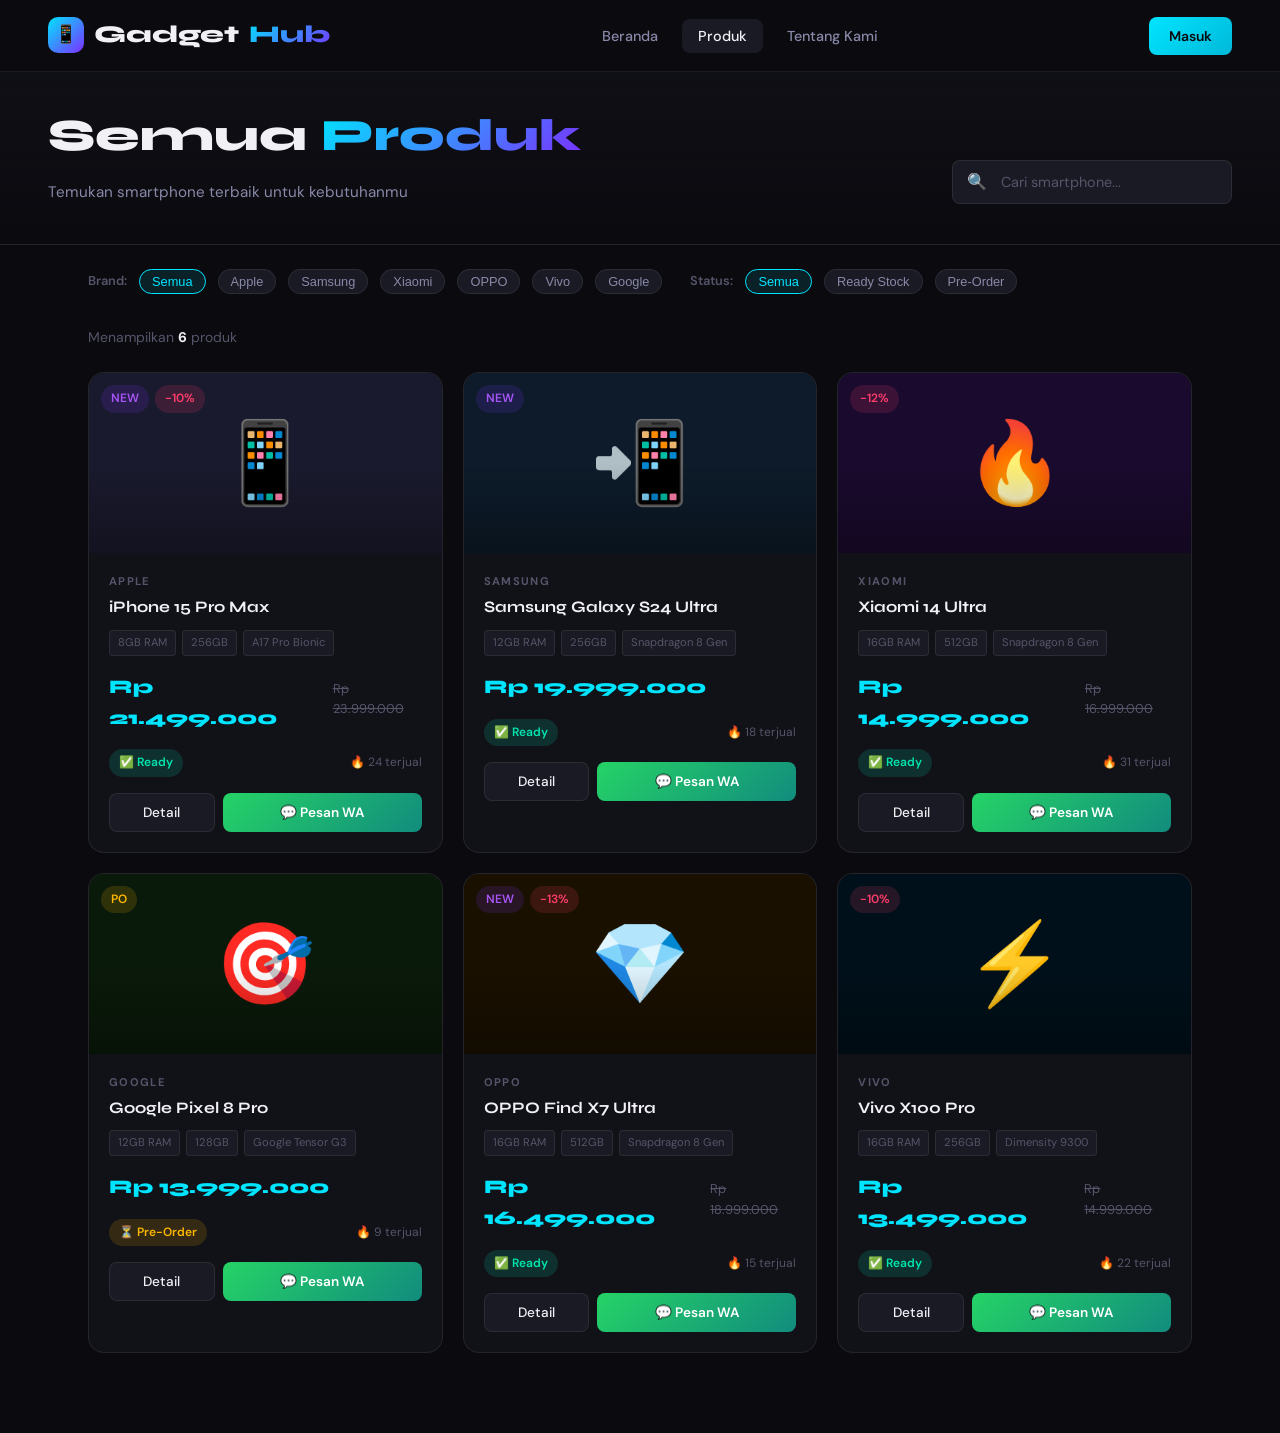
<file: products.html>
<!DOCTYPE html>
<html lang="id">
<head>
  <meta charset="UTF-8">
  <meta name="viewport" content="width=device-width, initial-scale=1.0">
  <title>Produk — GadgetHub</title>
  <link rel="stylesheet" href="style.css">
  <style>
    /* ===== PRODUCTS PAGE ===== */

    .products-hero {
      padding: 100px 48px 40px;
      background: linear-gradient(180deg, var(--surface) 0%, transparent 100%);
      border-bottom: 1px solid var(--border);
    }
    .products-hero-inner {
      max-width: 1200px;
      margin: 0 auto;
      display: flex;
      align-items: flex-end;
      justify-content: space-between;
      gap: 24px;
      flex-wrap: wrap;
    }
    .products-hero h1 {
      font-family: 'Syne', sans-serif;
      font-size: clamp(1.8rem, 4vw, 2.8rem);
      font-weight: 800;
    }
    .products-hero p { color: var(--text2); margin-top: 8px; font-size: 0.95rem; }

    .search-bar {
      display: flex;
      align-items: center;
      gap: 0;
      background: var(--surface2);
      border: 1px solid var(--border);
      border-radius: var(--radius-sm);
      overflow: hidden;
      min-width: 280px;
      transition: border-color 0.2s;
    }
    .search-bar:focus-within { border-color: var(--accent); }
    .search-icon { padding: 0 14px; color: var(--text3); font-size: 1rem; }
    .search-input {
      background: none;
      border: none;
      outline: none;
      color: var(--text);
      font-family: 'DM Sans', sans-serif;
      font-size: 0.9rem;
      padding: 12px 0;
      flex: 1;
    }
    .search-input::placeholder { color: var(--text3); }

    /* FILTER BAR */
    .filter-bar {
      max-width: 1200px;
      margin: 24px auto 0;
      padding: 0 48px;
      display: flex;
      align-items: center;
      gap: 12px;
      flex-wrap: wrap;
    }
    .filter-label { font-size: 0.8rem; color: var(--text3); font-weight: 600; white-space: nowrap; }

    /* PRODUCT GRID */
    .products-main {
      max-width: 1200px;
      margin: 32px auto 0;
      padding: 0 48px 80px;
    }

    .products-count {
      font-size: 0.875rem;
      color: var(--text3);
      margin-bottom: 24px;
    }
    .products-count strong { color: var(--text); }

    .products-grid {
      display: grid;
      grid-template-columns: repeat(auto-fill, minmax(280px, 1fr));
      gap: 20px;
    }

    /* PRODUCT CARD */
    .product-card {
      background: var(--surface);
      border: 1px solid var(--border);
      border-radius: var(--radius);
      overflow: hidden;
      cursor: pointer;
      transition: all 0.25s cubic-bezier(0.4, 0, 0.2, 1);
      position: relative;
      animation: fadeInUp 0.5s ease both;
    }
    .product-card:hover {
      border-color: rgba(0,229,255,0.3);
      transform: translateY(-6px);
      box-shadow: 0 20px 60px rgba(0,0,0,0.4), 0 0 0 1px rgba(0,229,255,0.1);
    }

    .product-card-badges {
      position: absolute;
      top: 12px; left: 12px;
      display: flex;
      gap: 6px;
      z-index: 1;
    }

    .product-image {
      height: 180px;
      display: flex;
      align-items: center;
      justify-content: center;
      font-size: 5rem;
      position: relative;
      overflow: hidden;
    }
    .product-image::after {
      content: '';
      position: absolute;
      inset: 0;
      background: linear-gradient(180deg, transparent 50%, rgba(0,0,0,0.3) 100%);
    }

    .product-card-body { padding: 20px; }

    .product-brand {
      font-size: 0.7rem;
      font-weight: 700;
      color: var(--text3);
      text-transform: uppercase;
      letter-spacing: 0.12em;
      margin-bottom: 6px;
    }

    .product-name {
      font-family: 'Syne', sans-serif;
      font-size: 1rem;
      font-weight: 700;
      color: var(--text);
      margin-bottom: 12px;
      line-height: 1.3;
    }

    .product-specs-preview {
      display: flex;
      flex-wrap: wrap;
      gap: 6px;
      margin-bottom: 16px;
    }
    .spec-tag {
      font-size: 0.7rem;
      color: var(--text3);
      background: var(--surface2);
      border: 1px solid var(--border);
      padding: 3px 8px;
      border-radius: 4px;
    }

    .product-price-row {
      display: flex;
      align-items: baseline;
      gap: 8px;
      margin-bottom: 16px;
    }
    .product-price {
      font-family: 'Syne', sans-serif;
      font-size: 1.2rem;
      font-weight: 800;
      color: var(--accent);
    }
    .product-original-price {
      font-size: 0.8rem;
      color: var(--text3);
      text-decoration: line-through;
    }

    .product-status-row {
      display: flex;
      align-items: center;
      justify-content: space-between;
      margin-bottom: 16px;
    }
    .product-sales {
      font-size: 0.75rem;
      color: var(--text3);
    }

    .product-card-actions {
      display: flex;
      gap: 8px;
    }

    .btn-detail {
      flex: 1;
      background: var(--surface2);
      border: 1px solid var(--border);
      color: var(--text);
      padding: 10px;
      border-radius: var(--radius-sm);
      font-size: 0.85rem;
      font-weight: 500;
      font-family: 'DM Sans', sans-serif;
      cursor: pointer;
      transition: all 0.2s;
      text-align: center;
    }
    .btn-detail:hover { border-color: var(--accent); color: var(--accent); }

    .btn-order-card {
      flex: 2;
      background: linear-gradient(135deg, #25D366, #128C7E);
      color: white;
      border: none;
      padding: 10px 16px;
      border-radius: var(--radius-sm);
      font-size: 0.85rem;
      font-weight: 600;
      font-family: 'DM Sans', sans-serif;
      cursor: pointer;
      transition: all 0.2s;
      display: flex;
      align-items: center;
      justify-content: center;
      gap: 6px;
    }
    .btn-order-card:hover { filter: brightness(1.1); transform: translateY(-1px); }
    .btn-order-card:disabled { opacity: 0.4; cursor: not-allowed; transform: none; }

    /* EMPTY STATE */
    .empty-state {
      text-align: center;
      padding: 80px 24px;
      color: var(--text2);
    }
    .empty-icon { font-size: 4rem; margin-bottom: 16px; }
    .empty-title { font-family: 'Syne', sans-serif; font-size: 1.5rem; font-weight: 700; color: var(--text); margin-bottom: 8px; }

    /* ===== PRODUCT DETAIL MODAL ===== */
    .product-modal-grid {
      display: grid;
      grid-template-columns: 1fr 1fr;
      gap: 32px;
      align-items: start;
    }

    .product-modal-visual {
      background: var(--surface2);
      border-radius: var(--radius);
      aspect-ratio: 1;
      display: flex;
      align-items: center;
      justify-content: center;
      font-size: 7rem;
      border: 1px solid var(--border);
      position: sticky;
      top: 24px;
    }

    .product-modal-info {}

    .product-modal-header {
      margin-bottom: 20px;
    }

    .product-modal-brand {
      font-size: 0.75rem;
      font-weight: 700;
      color: var(--accent);
      text-transform: uppercase;
      letter-spacing: 0.12em;
    }

    .product-modal-name {
      font-family: 'Syne', sans-serif;
      font-size: 1.5rem;
      font-weight: 800;
      margin: 6px 0;
    }

    .product-modal-id {
      font-size: 0.75rem;
      color: var(--text3);
      font-family: monospace;
    }

    .product-modal-price-box {
      background: var(--surface2);
      border: 1px solid var(--border);
      border-radius: var(--radius-sm);
      padding: 16px;
      margin-bottom: 20px;
    }

    .price-main {
      font-family: 'Syne', sans-serif;
      font-size: 1.8rem;
      font-weight: 800;
      color: var(--accent);
    }

    .price-original {
      font-size: 0.9rem;
      color: var(--text3);
      text-decoration: line-through;
      margin-left: 8px;
    }

    .price-save {
      font-size: 0.8rem;
      color: var(--success);
      margin-top: 4px;
    }

    .modal-desc {
      color: var(--text2);
      font-size: 0.9rem;
      line-height: 1.75;
      margin-bottom: 20px;
    }

    .specs-table {
      width: 100%;
      margin-bottom: 20px;
    }
    .spec-row {
      display: flex;
      gap: 12px;
      padding: 8px 0;
      border-bottom: 1px solid var(--border);
      font-size: 0.85rem;
    }
    .spec-row:last-child { border-bottom: none; }
    .spec-key { color: var(--text3); min-width: 100px; flex-shrink: 0; }
    .spec-val { color: var(--text); font-weight: 500; }

    .modal-order-section {}
    .modal-order-section .btn-wa { margin-top: 8px; }

    @media (max-width: 640px) {
      .product-modal-grid { grid-template-columns: 1fr; }
      .product-modal-visual { font-size: 5rem; height: 200px; }
      .products-hero { padding: 100px 20px 32px; }
      .filter-bar { padding: 0 20px; }
      .products-main { padding: 0 20px 60px; }
    }
  </style>
</head>
<body>

<!-- NAVBAR -->
<nav class="navbar" id="navbar">
  <a href="index.html" class="nav-logo">
    <div class="logo-icon">📱</div>
    Gadget<span>Hub</span>
  </a>
  <ul class="nav-links">
    <li><a href="index.html">Beranda</a></li>
    <li><a href="products.html" class="active">Produk</a></li>
    <li><a href="index.html#about">Tentang Kami</a></li>
  </ul>
  <div class="nav-actions">
    <button class="btn btn-primary" id="nav-login-btn" onclick="openLoginModal()">Masuk</button>
    <div class="user-avatar-wrap" id="nav-user-wrap" style="display:none; position:relative; align-items:center; gap:8px;">
      <span id="nav-user-name" style="font-size:0.875rem; color:var(--text2);"></span>
      <div class="user-avatar" id="nav-avatar" onclick="toggleDropdown()">
        <span id="nav-user-initial">U</span>
      </div>
      <div class="user-dropdown" id="user-dropdown">
        <a href="index.html" class="dropdown-item">🏠 Beranda</a>
        <div id="admin-link" style="display:none"><a href="admin.html" class="dropdown-item">⚙️ Dashboard Admin</a></div>
        <div class="dropdown-divider"></div>
        <div class="dropdown-item danger" onclick="logout()">🚪 Logout</div>
      </div>
    </div>
  </div>
</nav>

<!-- HERO -->
<div class="products-hero">
  <div class="products-hero-inner">
    <div>
      <h1>Semua <span style="background:linear-gradient(135deg,var(--accent),var(--accent2));-webkit-background-clip:text;-webkit-text-fill-color:transparent;">Produk</span></h1>
      <p>Temukan smartphone terbaik untuk kebutuhanmu</p>
    </div>
    <div class="search-bar">
      <span class="search-icon">🔍</span>
      <input type="text" class="search-input" id="search-input" placeholder="Cari smartphone...">
    </div>
  </div>
</div>

<!-- FILTER BAR -->
<div class="filter-bar">
  <span class="filter-label">Brand:</span>
  <button class="chip active" onclick="filterBrand('all', this)">Semua</button>
  <button class="chip" onclick="filterBrand('Apple', this)">Apple</button>
  <button class="chip" onclick="filterBrand('Samsung', this)">Samsung</button>
  <button class="chip" onclick="filterBrand('Xiaomi', this)">Xiaomi</button>
  <button class="chip" onclick="filterBrand('OPPO', this)">OPPO</button>
  <button class="chip" onclick="filterBrand('Vivo', this)">Vivo</button>
  <button class="chip" onclick="filterBrand('Google', this)">Google</button>

  <span class="filter-label" style="margin-left:16px;">Status:</span>
  <button class="chip active" id="filter-status-all" onclick="filterStatus('all', this)">Semua</button>
  <button class="chip" onclick="filterStatus('ready', this)">Ready Stock</button>
  <button class="chip" onclick="filterStatus('po', this)">Pre-Order</button>
</div>

<!-- MAIN PRODUCTS -->
<main class="products-main">
  <div class="products-count" id="products-count"></div>
  <div class="products-grid" id="products-grid"></div>
</main>

<!-- PRODUCT DETAIL MODAL -->
<div class="modal-overlay" id="modal-product">
  <div class="modal modal-lg">
    <div class="modal-header">
      <h2>Detail Produk</h2>
      <button class="modal-close" onclick="closeModal('modal-product')">✕</button>
    </div>
    <div class="modal-body">
      <div class="product-modal-grid" id="product-modal-content"></div>
    </div>
  </div>
</div>

<!-- LOGIN MODAL -->
<div class="modal-overlay" id="modal-login">
  <div class="modal">
    <div class="modal-header">
      <h2 id="auth-modal-title">Masuk ke GadgetHub</h2>
      <button class="modal-close" onclick="closeModal('modal-login')">✕</button>
    </div>
    <div class="modal-body">
      <div style="display:flex; gap:8px; margin-bottom:24px; background:var(--surface2); padding:4px; border-radius:var(--radius-sm);">
        <button class="btn" id="tab-login" onclick="switchTab('login')" style="flex:1;justify-content:center;background:var(--surface3);color:var(--text);padding:10px;">Masuk</button>
        <button class="btn" id="tab-register" onclick="switchTab('register')" style="flex:1;justify-content:center;background:transparent;color:var(--text2);padding:10px;">Daftar</button>
      </div>
      <form id="login-form">
        <div class="form-group">
          <label class="form-label">Email</label>
          <input type="email" id="login-email" class="form-input" placeholder="email@kamu.com" required>
        </div>
        <div class="form-group">
          <label class="form-label">Password</label>
          <input type="password" id="login-password" class="form-input" placeholder="••••••••" required>
        </div>
        <button type="submit" class="btn btn-primary" style="width:100%;justify-content:center;padding:14px;">Masuk →</button>
        <div style="margin-top:16px; padding:12px; background:var(--surface2); border-radius:var(--radius-sm); font-size:0.8rem; color:var(--text2);">
          <strong style="color:var(--text);">Demo:</strong> admin@gadgethub.id / admin123 | budi@email.com / user123
        </div>
      </form>
      <form id="register-form" style="display:none">
        <div class="form-group">
          <label class="form-label">Nama Lengkap</label>
          <input type="text" id="reg-name" class="form-input" placeholder="Nama Lengkap" required>
        </div>
        <div class="form-group">
          <label class="form-label">Email</label>
          <input type="email" id="reg-email" class="form-input" placeholder="email@kamu.com" required>
        </div>
        <div class="form-group">
          <label class="form-label">Password</label>
          <input type="password" id="reg-password" class="form-input" placeholder="Min. 6 karakter" minlength="6" required>
        </div>
        <button type="submit" class="btn btn-primary" style="width:100%;justify-content:center;padding:14px;">Buat Akun →</button>
      </form>
    </div>
  </div>
</div>

<div id="toast-container"></div>

<script src="app.js"></script>
<script>
  let currentBrand = 'all';
  let currentStatus = 'all';
  let searchQuery = '';

  function toggleDropdown() {
    document.getElementById('user-dropdown').classList.toggle('open');
  }

  function switchTab(tab) {
    const loginForm = document.getElementById('login-form');
    const regForm = document.getElementById('register-form');
    const tabLogin = document.getElementById('tab-login');
    const tabReg = document.getElementById('tab-register');
    const title = document.getElementById('auth-modal-title');
    if (tab === 'login') {
      loginForm.style.display = ''; regForm.style.display = 'none';
      tabLogin.style.background = 'var(--surface3)'; tabLogin.style.color = 'var(--text)';
      tabReg.style.background = 'transparent'; tabReg.style.color = 'var(--text2)';
      title.textContent = 'Masuk ke GadgetHub';
    } else {
      loginForm.style.display = 'none'; regForm.style.display = '';
      tabReg.style.background = 'var(--surface3)'; tabReg.style.color = 'var(--text)';
      tabLogin.style.background = 'transparent'; tabLogin.style.color = 'var(--text2)';
      title.textContent = 'Buat Akun Baru';
    }
  }

  function renderProducts() {
    const grid = document.getElementById('products-grid');
    const countEl = document.getElementById('products-count');
    let filtered = GH.products.filter(p => {
      const matchBrand = currentBrand === 'all' || p.brand === currentBrand;
      const matchStatus = currentStatus === 'all' || p.status === currentStatus;
      const matchSearch = !searchQuery || p.name.toLowerCase().includes(searchQuery) || p.brand.toLowerCase().includes(searchQuery);
      return matchBrand && matchStatus && matchSearch;
    });

    countEl.innerHTML = `Menampilkan <strong>${filtered.length}</strong> produk`;

    if (filtered.length === 0) {
      grid.innerHTML = `<div class="empty-state" style="grid-column:1/-1">
        <div class="empty-icon">🔍</div>
        <div class="empty-title">Produk tidak ditemukan</div>
        <p>Coba ubah filter atau kata kunci pencarian</p>
      </div>`;
      return;
    }

    grid.innerHTML = filtered.map((p, i) => {
      const isDiscounted = p.discount > 0;
      const isSoldOut = p.status === 'sold';
      return `
      <div class="product-card" style="animation-delay:${i * 0.05}s">
        <div class="product-card-badges">
          ${p.isNew ? '<span class="badge badge-new">NEW</span>' : ''}
          ${isDiscounted ? `<span class="badge badge-sale">-${p.discount}%</span>` : ''}
          ${p.status === 'po' ? '<span class="badge badge-po">PO</span>' : ''}
        </div>
        <div class="product-image" style="background:${p.color || 'var(--surface2)'}">
          ${p.image && (p.image.startsWith('http') || p.image.startsWith('/')) ? `<img src="${p.image}" alt="${p.name}" style="width:100%;height:100%;object-fit:cover;border-radius:4px;">` : p.image}
        </div>
        <div class="product-card-body">
          <div class="product-brand">${p.brand}</div>
          <div class="product-name">${p.name}</div>
          <div class="product-specs-preview">
            <span class="spec-tag">${p.specs.ram} RAM</span>
            <span class="spec-tag">${p.specs.storage}</span>
            <span class="spec-tag">${p.specs.prosesor.split(' ').slice(0,3).join(' ')}</span>
          </div>
          <div class="product-price-row">
            <span class="product-price">${formatRp(p.price)}</span>
            ${isDiscounted ? `<span class="product-original-price">${formatRp(p.originalPrice)}</span>` : ''}
          </div>
          <div class="product-status-row">
            <span class="badge ${p.status === 'ready' ? 'badge-ready' : p.status === 'po' ? 'badge-po' : 'badge-sold'}">
              ${p.status === 'ready' ? '✅ Ready' : p.status === 'po' ? '⏳ Pre-Order' : '❌ Sold Out'}
            </span>
            <span class="product-sales">🔥 ${p.sales || 0} terjual</span>
          </div>
          <div class="product-card-actions">
            <button class="btn-detail" onclick="openProductDetail('${p.id}')">Detail</button>
            <button class="btn-order-card" onclick="orderViaWA('${p.id}')" ${isSoldOut ? 'disabled' : ''}>
              💬 Pesan WA
            </button>
          </div>
        </div>
      </div>`;
    }).join('');
  }

  function filterBrand(brand, el) {
    currentBrand = brand;
    document.querySelectorAll('.filter-bar .chip').forEach(c => {
      if (c.textContent.includes('Semua') && c.id !== 'filter-status-all') return;
      if (!c.id) c.classList.remove('active');
    });
    document.querySelectorAll('.filter-bar .chip').forEach(c => c.classList.remove('active'));

    // Reapply status filter active
    document.querySelectorAll('.filter-bar .chip').forEach(c => {
      if ((brand === 'all' && c.textContent === 'Semua') ||
          c.textContent === brand) {
        // check if it's a brand chip vs status chip
      }
    });
    el.classList.add('active');
    renderProducts();
  }

  function filterStatus(status, el) {
    currentStatus = status;
    // Remove active from all status chips
    el.closest('.filter-bar').querySelectorAll('.chip').forEach(c => {
      const t = c.textContent.trim();
      if (t === 'Semua' || t === 'Ready Stock' || t === 'Pre-Order') c.classList.remove('active');
    });
    el.classList.add('active');
    renderProducts();
  }

  let currentImageSlideIndex = 0;

  function openProductDetail(id) {
    const p = GH.products.find(pr => pr.id === id);
    if (!p) return;
    currentImageSlideIndex = 0;
    const isDiscounted = p.discount > 0;
    const saving = p.originalPrice - p.price;
    const images = p.images && p.images.length > 0 ? p.images : [p.image];
    const hasVideo = p.videoUrl && p.videoUrl.trim() !== '';
    
    const content = document.getElementById('product-modal-content');
    
    let visualHtml = `
      <div class="product-modal-visual-wrapper">
        <div class="product-modal-visual" id="product-visual" style="background:${p.color || 'var(--surface2)'}">
          <div class="carousel-container">
            <div class="carousel-slide active" id="carousel-0" style="width:100%;height:100%;">
              ${images[0].startsWith('http') ? `<img src="${images[0]}" alt="${p.name}" style="width:100%;height:100%;object-fit:cover;border-radius:8px;">` : images[0]}
            </div>
            ${images.slice(1).map((img, i) => `
              <div class="carousel-slide" id="carousel-${i+1}" style="width:100%;height:100%;">
                ${img.startsWith('http') ? `<img src="${img}" alt="${p.name}" style="width:100%;height:100%;object-fit:cover;border-radius:8px;">` : img}
              </div>
            `).join('')}
          </div>
          ${images.length > 1 ? `
            <button class="carousel-btn carousel-prev" onclick="slideImage('${p.id}', -1)">❮</button>
            <button class="carousel-btn carousel-next" onclick="slideImage('${p.id}', 1)">❯</button>
            <div class="carousel-dots">
              ${images.map((_, i) => `<span class="dot ${i === 0 ? 'active' : ''}" onclick="goToSlide('${p.id}', ${i})"></span>`).join('')}
            </div>
          ` : ''}
        </div>
        ${hasVideo ? `
          <div class="product-modal-video" style="background:var(--surface2);border-radius:var(--radius);margin-top:20px;overflow:hidden;border:1px solid var(--border);">
            ${p.videoUrl.includes('youtube.com') || p.videoUrl.includes('youtu.be') ? 
              (() => {
                let videoId = '';
                if (p.videoUrl.includes('youtube.com')) {
                  videoId = new URL(p.videoUrl).searchParams.get('v');
                } else {
                  videoId = p.videoUrl.split('/').pop();
                }
                return `<iframe width="100%" height="300" src="https://www.youtube.com/embed/${videoId}" 
                  style="border:none;border-radius:4px;" allow="accelerometer; autoplay; clipboard-write; encrypted-media; gyroscope; picture-in-picture" allowfullscreen></iframe>`;
              })()
              : `<video width="100%" height="300" controls style="background:var(--surface3);border-radius:4px;">
                  <source src="${p.videoUrl}" type="video/mp4">
                  Video tidak dapat ditampilkan
                </video>`
            }
          </div>
        ` : ''}
      </div>
    `;
    
    content.innerHTML = `
      ${visualHtml}
      <div class="product-modal-info">
        <div class="product-modal-header">
          <div class="product-modal-brand">${p.brand}</div>
          <h3 class="product-modal-name">${p.name}</h3>
          <div class="product-modal-id">Kode: ${p.id}</div>
          <div style="margin-top:10px; display:flex;gap:8px;flex-wrap:wrap;">
            ${p.isNew ? '<span class="badge badge-new">NEW</span>' : ''}
            <span class="badge ${p.status === 'ready' ? 'badge-ready' : p.status === 'po' ? 'badge-po' : 'badge-sold'}">
              ${p.status === 'ready' ? '✅ Ready Stock' : p.status === 'po' ? '⏳ Pre-Order' : '❌ Sold Out'}
            </span>
            ${isDiscounted ? `<span class="badge badge-sale">Diskon ${p.discount}%</span>` : ''}
          </div>
        </div>

        <div class="product-modal-price-box">
          <span class="price-main">${formatRp(p.price)}</span>
          ${isDiscounted ? `<span class="price-original">${formatRp(p.originalPrice)}</span>` : ''}
          ${isDiscounted ? `<div class="price-save">💰 Hemat ${formatRp(saving)}</div>` : ''}
        </div>

        <p class="modal-desc">${p.desc}</p>

        <div class="divider"></div>
        <div style="font-size:0.8rem;font-weight:700;color:var(--text2);text-transform:uppercase;letter-spacing:0.1em;margin-bottom:12px;">Spesifikasi</div>
        <div class="specs-table">
          ${Object.entries(p.specs).map(([k, v]) => `
            <div class="spec-row">
              <span class="spec-key">${k.charAt(0).toUpperCase() + k.slice(1)}</span>
              <span class="spec-val">${v}</span>
            </div>
          `).join('')}
        </div>

        <div class="modal-order-section">
          ${p.status !== 'sold' ? `
            <button class="btn btn-wa" onclick="orderViaWA('${p.id}')">
              💬 Pesan via WhatsApp
            </button>
            <p style="font-size:0.75rem;color:var(--text3);text-align:center;margin-top:8px;">
              Template pesan otomatis akan terisi dengan kode & harga produk
            </p>
          ` : `
            <div style="text-align:center;padding:16px;background:rgba(255,61,107,0.08);border:1px solid rgba(255,61,107,0.2);border-radius:var(--radius-sm);">
              <span style="color:var(--accent3);">Produk ini sedang tidak tersedia</span>
            </div>
          `}
        </div>
      </div>
    `;
    openModal('modal-product');
  }

  function slideImage(productId, direction) {
    const p = GH.products.find(pr => pr.id === productId);
    if (!p || !p.images || p.images.length <= 1) return;
    
    const images = p.images;
    currentImageSlideIndex = (currentImageSlideIndex + direction + images.length) % images.length;
    updateCarousel();
  }

  function goToSlide(productId, index) {
    const p = GH.products.find(pr => pr.id === productId);
    if (!p || !p.images) return;
    currentImageSlideIndex = index;
    updateCarousel();
  }

  function updateCarousel() {
    document.querySelectorAll('.carousel-slide').forEach((slide, i) => {
      slide.classList.toggle('active', i === currentImageSlideIndex);
    });
    document.querySelectorAll('.dot').forEach((dot, i) => {
      dot.classList.toggle('active', i === currentImageSlideIndex);
    });
  }

  // Search
  document.getElementById('search-input').addEventListener('input', (e) => {
    searchQuery = e.target.value.toLowerCase().trim();
    renderProducts();
  });

  // Init after app.js loads
  document.addEventListener('DOMContentLoaded', () => {
    // Check admin link
    if (GH.currentUser?.role === 'admin') {
      const al = document.getElementById('admin-link');
      if (al) al.style.display = '';
    }
    renderProducts();
  });

  // Re-render after login
  const origUpdateNav = updateNavAuth;
  window.addEventListener('gh_auth', () => {
    renderProducts();
    if (GH.currentUser?.role === 'admin') {
      const al = document.getElementById('admin-link');
      if (al) al.style.display = '';
    }
  });
</script>
</body>
</html>
</file>
<file: style.css>
/* ===== GADGETHUB GLOBAL STYLES ===== */
@import url('https://fonts.googleapis.com/css2?family=Syne:wght@400;600;700;800&family=DM+Sans:ital,opsz,wght@0,9..40,300;0,9..40,400;0,9..40,500;1,9..40,300&display=swap');

:root {
  --black: #0a0a0f;
  --surface: #111118;
  --surface2: #1a1a24;
  --surface3: #22222e;
  --border: rgba(255,255,255,0.08);
  --accent: #00e5ff;
  --accent2: #7b2fff;
  --accent3: #ff3d6b;
  --text: #f0f0f5;
  --text2: #8888a8;
  --text3: #55556a;
  --success: #00e5b0;
  --warning: #ffb800;
  --radius: 16px;
  --radius-sm: 8px;
  --shadow: 0 24px 64px rgba(0,0,0,0.6);
  --shadow-sm: 0 8px 24px rgba(0,0,0,0.3);
  --glow: 0 0 40px rgba(0,229,255,0.15);
}

*, *::before, *::after { box-sizing: border-box; margin: 0; padding: 0; }

html { scroll-behavior: smooth; }

body {
  font-family: 'DM Sans', sans-serif;
  background: var(--black);
  color: var(--text);
  line-height: 1.6;
  min-height: 100vh;
  overflow-x: hidden;
}

/* SCROLLBAR */
::-webkit-scrollbar { width: 6px; }
::-webkit-scrollbar-track { background: var(--surface); }
::-webkit-scrollbar-thumb { background: var(--surface3); border-radius: 3px; }
::-webkit-scrollbar-thumb:hover { background: var(--accent); }

/* NAVBAR */
.navbar {
  position: fixed;
  top: 0; left: 0; right: 0;
  z-index: 1000;
  padding: 0 48px;
  height: 72px;
  display: flex;
  align-items: center;
  justify-content: space-between;
  background: rgba(10,10,15,0.85);
  backdrop-filter: blur(20px);
  border-bottom: 1px solid var(--border);
  transition: all 0.3s;
}

.navbar.scrolled {
  background: rgba(10,10,15,0.98);
  box-shadow: var(--shadow-sm);
}

.nav-logo {
  font-family: 'Syne', sans-serif;
  font-size: 1.5rem;
  font-weight: 800;
  color: var(--text);
  text-decoration: none;
  display: flex;
  align-items: center;
  gap: 10px;
}

.nav-logo span {
  background: linear-gradient(135deg, var(--accent), var(--accent2));
  -webkit-background-clip: text;
  -webkit-text-fill-color: transparent;
}

.logo-icon {
  width: 36px; height: 36px;
  background: linear-gradient(135deg, var(--accent), var(--accent2));
  border-radius: 10px;
  display: flex;
  align-items: center;
  justify-content: center;
  font-size: 1.1rem;
}

.nav-links {
  display: flex;
  align-items: center;
  gap: 8px;
  list-style: none;
}

.nav-links a {
  color: var(--text2);
  text-decoration: none;
  font-size: 0.9rem;
  font-weight: 500;
  padding: 8px 16px;
  border-radius: var(--radius-sm);
  transition: all 0.2s;
}

.nav-links a:hover, .nav-links a.active {
  color: var(--text);
  background: var(--surface2);
}

.nav-actions {
  display: flex;
  align-items: center;
  gap: 12px;
}

.btn {
  font-family: 'DM Sans', sans-serif;
  font-weight: 500;
  font-size: 0.875rem;
  border: none;
  border-radius: var(--radius-sm);
  cursor: pointer;
  transition: all 0.2s;
  text-decoration: none;
  display: inline-flex;
  align-items: center;
  gap: 8px;
  white-space: nowrap;
}

.btn-ghost {
  background: transparent;
  color: var(--text2);
  padding: 8px 16px;
  border: 1px solid var(--border);
}
.btn-ghost:hover { color: var(--text); border-color: var(--accent); }

.btn-primary {
  background: linear-gradient(135deg, var(--accent), #00b8d9);
  color: var(--black);
  padding: 10px 20px;
  font-weight: 600;
}
.btn-primary:hover { 
  transform: translateY(-1px); 
  box-shadow: 0 8px 24px rgba(0,229,255,0.3);
}

.btn-outline {
  background: transparent;
  color: var(--accent);
  padding: 10px 20px;
  border: 1px solid var(--accent);
}
.btn-outline:hover { background: rgba(0,229,255,0.1); }

.btn-danger {
  background: rgba(255,61,107,0.15);
  color: var(--accent3);
  padding: 8px 14px;
  border: 1px solid rgba(255,61,107,0.3);
}
.btn-danger:hover { background: rgba(255,61,107,0.25); }

.btn-success {
  background: linear-gradient(135deg, #00e5b0, #00b38a);
  color: var(--black);
  padding: 10px 20px;
  font-weight: 600;
}
.btn-success:hover { transform: translateY(-1px); box-shadow: 0 8px 24px rgba(0,229,176,0.3); }

.btn-wa {
  background: linear-gradient(135deg, #25D366, #128C7E);
  color: white;
  padding: 12px 24px;
  font-weight: 600;
  border-radius: var(--radius-sm);
  width: 100%;
  justify-content: center;
  font-size: 1rem;
}
.btn-wa:hover { transform: translateY(-2px); box-shadow: 0 8px 24px rgba(37,211,102,0.3); }

.btn-sm { padding: 6px 12px; font-size: 0.8rem; }
.btn-lg { padding: 14px 28px; font-size: 1rem; }

/* USER AVATAR */
.user-avatar {
  width: 36px; height: 36px;
  background: linear-gradient(135deg, var(--accent2), var(--accent));
  border-radius: 50%;
  display: flex;
  align-items: center;
  justify-content: center;
  font-size: 0.85rem;
  font-weight: 700;
  color: white;
  cursor: pointer;
  position: relative;
}

.user-dropdown {
  position: absolute;
  top: calc(100% + 12px);
  right: 0;
  background: var(--surface2);
  border: 1px solid var(--border);
  border-radius: var(--radius);
  padding: 8px;
  min-width: 200px;
  box-shadow: var(--shadow);
  display: none;
  z-index: 100;
}
.user-dropdown.open { display: block; animation: fadeInDown 0.2s ease; }

.dropdown-item {
  display: flex;
  align-items: center;
  gap: 10px;
  padding: 10px 12px;
  color: var(--text2);
  font-size: 0.875rem;
  border-radius: var(--radius-sm);
  cursor: pointer;
  transition: all 0.15s;
  text-decoration: none;
}
.dropdown-item:hover { background: var(--surface3); color: var(--text); }
.dropdown-item.danger { color: var(--accent3); }

.dropdown-divider { height: 1px; background: var(--border); margin: 4px 0; }

/* MODAL */
.modal-overlay {
  position: fixed;
  inset: 0;
  background: rgba(0,0,0,0.8);
  backdrop-filter: blur(8px);
  z-index: 2000;
  display: flex;
  align-items: center;
  justify-content: center;
  padding: 24px;
  opacity: 0;
  pointer-events: none;
  transition: opacity 0.3s;
}
.modal-overlay.open { opacity: 1; pointer-events: all; }

.modal {
  background: var(--surface);
  border: 1px solid var(--border);
  border-radius: calc(var(--radius) * 1.5);
  width: 100%;
  max-width: 520px;
  max-height: 90vh;
  overflow-y: auto;
  transform: translateY(20px);
  transition: transform 0.3s;
  box-shadow: var(--shadow);
}
.modal-overlay.open .modal { transform: translateY(0); }

.modal-lg { max-width: 720px; }

.modal-header {
  padding: 28px 28px 0;
  display: flex;
  align-items: flex-start;
  justify-content: space-between;
  gap: 16px;
}
.modal-header h2 { font-family: 'Syne', sans-serif; font-size: 1.4rem; font-weight: 700; }
.modal-close {
  width: 32px; height: 32px;
  background: var(--surface2);
  border: none;
  border-radius: var(--radius-sm);
  color: var(--text2);
  font-size: 1.2rem;
  cursor: pointer;
  display: flex; align-items: center; justify-content: center;
  flex-shrink: 0;
  transition: all 0.2s;
}
.modal-close:hover { background: var(--surface3); color: var(--text); }

.modal-body { padding: 24px 28px 28px; }

/* FORMS */
.form-group { margin-bottom: 20px; }
.form-label {
  display: block;
  font-size: 0.8rem;
  font-weight: 600;
  color: var(--text2);
  text-transform: uppercase;
  letter-spacing: 0.08em;
  margin-bottom: 8px;
}
.form-input {
  width: 100%;
  background: var(--surface2);
  border: 1px solid var(--border);
  border-radius: var(--radius-sm);
  color: var(--text);
  font-family: 'DM Sans', sans-serif;
  font-size: 0.9rem;
  padding: 12px 16px;
  transition: border-color 0.2s, box-shadow 0.2s;
  outline: none;
}
.form-input:focus {
  border-color: var(--accent);
  box-shadow: 0 0 0 3px rgba(0,229,255,0.1);
}
.form-input::placeholder { color: var(--text3); }
textarea.form-input { min-height: 100px; resize: vertical; }
select.form-input { cursor: pointer; }

.form-row { display: grid; grid-template-columns: 1fr 1fr; gap: 16px; }

/* BADGE */
.badge {
  display: inline-flex;
  align-items: center;
  gap: 4px;
  padding: 4px 10px;
  border-radius: 100px;
  font-size: 0.75rem;
  font-weight: 600;
}
.badge-ready { background: rgba(0,229,176,0.15); color: var(--success); }
.badge-po { background: rgba(255,184,0,0.15); color: var(--warning); }
.badge-sold { background: rgba(255,61,107,0.15); color: var(--accent3); }
.badge-new { background: rgba(123,47,255,0.15); color: #a855f7; }
.badge-sale { background: rgba(255,61,107,0.15); color: var(--accent3); }

/* TOAST */
#toast-container {
  position: fixed;
  bottom: 24px;
  right: 24px;
  z-index: 9999;
  display: flex;
  flex-direction: column;
  gap: 8px;
}
.toast {
  background: var(--surface2);
  border: 1px solid var(--border);
  border-radius: var(--radius-sm);
  padding: 14px 18px;
  font-size: 0.875rem;
  max-width: 320px;
  animation: slideInRight 0.3s ease;
  display: flex;
  align-items: center;
  gap: 10px;
  box-shadow: var(--shadow-sm);
}
.toast.success { border-color: rgba(0,229,176,0.4); }
.toast.error { border-color: rgba(255,61,107,0.4); }
.toast-icon { font-size: 1.1rem; }

/* PAGE WRAPPER */
.page-wrapper { padding-top: 72px; min-height: 100vh; }

/* FOOTER */
footer {
  background: var(--surface);
  border-top: 1px solid var(--border);
  padding: 48px;
  margin-top: 80px;
}
.footer-grid {
  display: grid;
  grid-template-columns: 2fr 1fr 1fr 1fr;
  gap: 48px;
  max-width: 1200px;
  margin: 0 auto 40px;
}
.footer-brand p { color: var(--text2); font-size: 0.875rem; margin-top: 16px; max-width: 280px; line-height: 1.7; }
.footer-col h4 {
  font-family: 'Syne', sans-serif;
  font-size: 0.85rem;
  font-weight: 700;
  color: var(--text2);
  text-transform: uppercase;
  letter-spacing: 0.1em;
  margin-bottom: 16px;
}
.footer-col a {
  display: block;
  color: var(--text2);
  text-decoration: none;
  font-size: 0.875rem;
  margin-bottom: 10px;
  transition: color 0.2s;
}
.footer-col a:hover { color: var(--accent); }
.footer-bottom {
  max-width: 1200px;
  margin: 0 auto;
  padding-top: 24px;
  border-top: 1px solid var(--border);
  display: flex;
  justify-content: space-between;
  align-items: center;
  color: var(--text3);
  font-size: 0.8rem;
}

/* ANIMATIONS */
@keyframes fadeInDown {
  from { opacity: 0; transform: translateY(-10px); }
  to { opacity: 1; transform: translateY(0); }
}
@keyframes fadeInUp {
  from { opacity: 0; transform: translateY(20px); }
  to { opacity: 1; transform: translateY(0); }
}
@keyframes slideInRight {
  from { opacity: 0; transform: translateX(20px); }
  to { opacity: 1; transform: translateX(0); }
}
@keyframes pulse {
  0%, 100% { opacity: 1; }
  50% { opacity: 0.5; }
}
@keyframes float {
  0%, 100% { transform: translateY(0); }
  50% { transform: translateY(-10px); }
}
@keyframes shimmer {
  from { background-position: -1000px 0; }
  to { background-position: 1000px 0; }
}
@keyframes spin {
  to { transform: rotate(360deg); }
}
@keyframes gradientShift {
  0% { background-position: 0% 50%; }
  50% { background-position: 100% 50%; }
  100% { background-position: 0% 50%; }
}

.animate-in {
  animation: fadeInUp 0.6s ease forwards;
  opacity: 0;
}
.delay-1 { animation-delay: 0.1s; }
.delay-2 { animation-delay: 0.2s; }
.delay-3 { animation-delay: 0.3s; }
.delay-4 { animation-delay: 0.4s; }

/* LOADING SKELETON */
.skeleton {
  background: linear-gradient(90deg, var(--surface2) 25%, var(--surface3) 50%, var(--surface2) 75%);
  background-size: 1000px 100%;
  animation: shimmer 1.5s infinite;
  border-radius: var(--radius-sm);
}

/* TAG CHIP */
.chip {
  display: inline-flex;
  align-items: center;
  padding: 4px 12px;
  background: var(--surface2);
  border: 1px solid var(--border);
  border-radius: 100px;
  font-size: 0.8rem;
  color: var(--text2);
  cursor: pointer;
  transition: all 0.2s;
}
.chip:hover, .chip.active {
  background: rgba(0,229,255,0.1);
  border-color: var(--accent);
  color: var(--accent);
}

/* DIVIDER */
.divider { height: 1px; background: var(--border); margin: 24px 0; }

/* SECTION HEADING */
.section-label {
  font-size: 0.75rem;
  font-weight: 700;
  text-transform: uppercase;
  letter-spacing: 0.15em;
  color: var(--accent);
  margin-bottom: 12px;
}
.section-title {
  font-family: 'Syne', sans-serif;
  font-size: clamp(1.8rem, 4vw, 3rem);
  font-weight: 800;
  line-height: 1.15;
}
.section-subtitle {
  color: var(--text2);
  font-size: 1rem;
  margin-top: 12px;
  max-width: 540px;
  line-height: 1.7;
}

/* GRID LAYOUT */
.container {
  max-width: 1200px;
  margin: 0 auto;
  padding: 0 48px;
}

/* RESPONSIVE */
@media (max-width: 768px) {
  .navbar { padding: 0 20px; }
  .container { padding: 0 20px; }
  .footer-grid { grid-template-columns: 1fr; gap: 32px; }
  .footer-bottom { flex-direction: column; gap: 8px; text-align: center; }
  .nav-links { display: none; }
  .form-row { grid-template-columns: 1fr; }
}

/* STAT CARD */
.stat-card {
  background: var(--surface);
  border: 1px solid var(--border);
  border-radius: var(--radius);
  padding: 24px;
  position: relative;
  overflow: hidden;
  transition: border-color 0.2s;
}
.stat-card:hover { border-color: rgba(255,255,255,0.15); }
.stat-card::before {
  content: '';
  position: absolute;
  top: 0; right: 0;
  width: 80px; height: 80px;
  border-radius: 50%;
  opacity: 0.08;
  transform: translate(20px, -20px);
}
.stat-card.cyan::before { background: var(--accent); }
.stat-card.purple::before { background: var(--accent2); }
.stat-card.green::before { background: var(--success); }
.stat-card.red::before { background: var(--accent3); }

.stat-label {
  font-size: 0.75rem;
  font-weight: 600;
  color: var(--text3);
  text-transform: uppercase;
  letter-spacing: 0.1em;
  margin-bottom: 8px;
}
.stat-value {
  font-family: 'Syne', sans-serif;
  font-size: 1.8rem;
  font-weight: 800;
}
.stat-value.cyan { color: var(--accent); }
.stat-value.purple { color: var(--accent2); }
.stat-value.green { color: var(--success); }
.stat-value.red { color: var(--accent3); }
.stat-change {
  font-size: 0.8rem;
  color: var(--text3);
  margin-top: 6px;
}

/* TABLE */
.table-wrap {
  background: var(--surface);
  border: 1px solid var(--border);
  border-radius: var(--radius);
  overflow: hidden;
}
table {
  width: 100%;
  border-collapse: collapse;
}
th {
  background: var(--surface2);
  padding: 14px 20px;
  text-align: left;
  font-size: 0.75rem;
  font-weight: 700;
  color: var(--text3);
  text-transform: uppercase;
  letter-spacing: 0.08em;
  border-bottom: 1px solid var(--border);
}
td {
  padding: 16px 20px;
  border-bottom: 1px solid var(--border);
  font-size: 0.875rem;
  color: var(--text2);
  vertical-align: middle;
}
tr:last-child td { border-bottom: none; }
tr:hover td { background: rgba(255,255,255,0.02); }

.product-img-sm {
  width: 48px; height: 48px;
  border-radius: var(--radius-sm);
  object-fit: cover;
  background: var(--surface3);
  display: flex;
  align-items: center;
  justify-content: center;
  font-size: 1.5rem;
  flex-shrink: 0;
}

.table-actions { display: flex; gap: 8px; }
</file>
